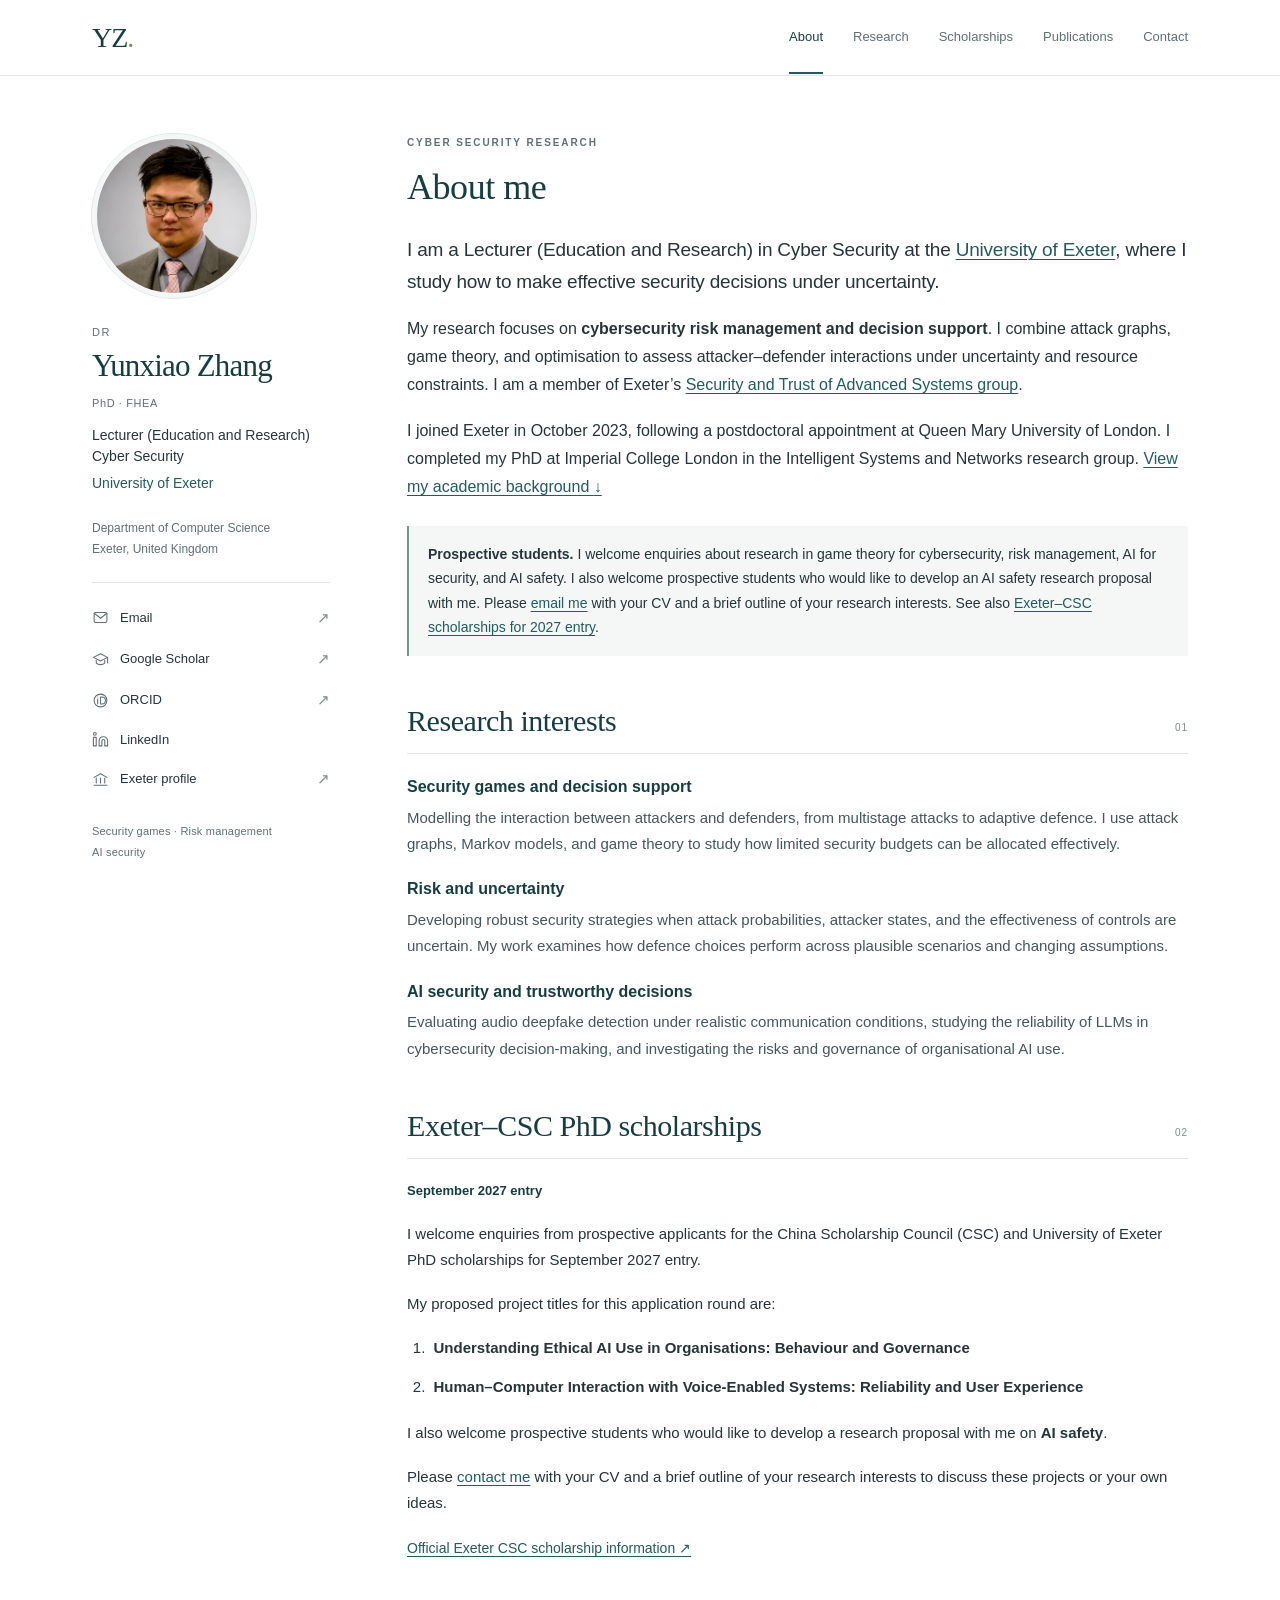
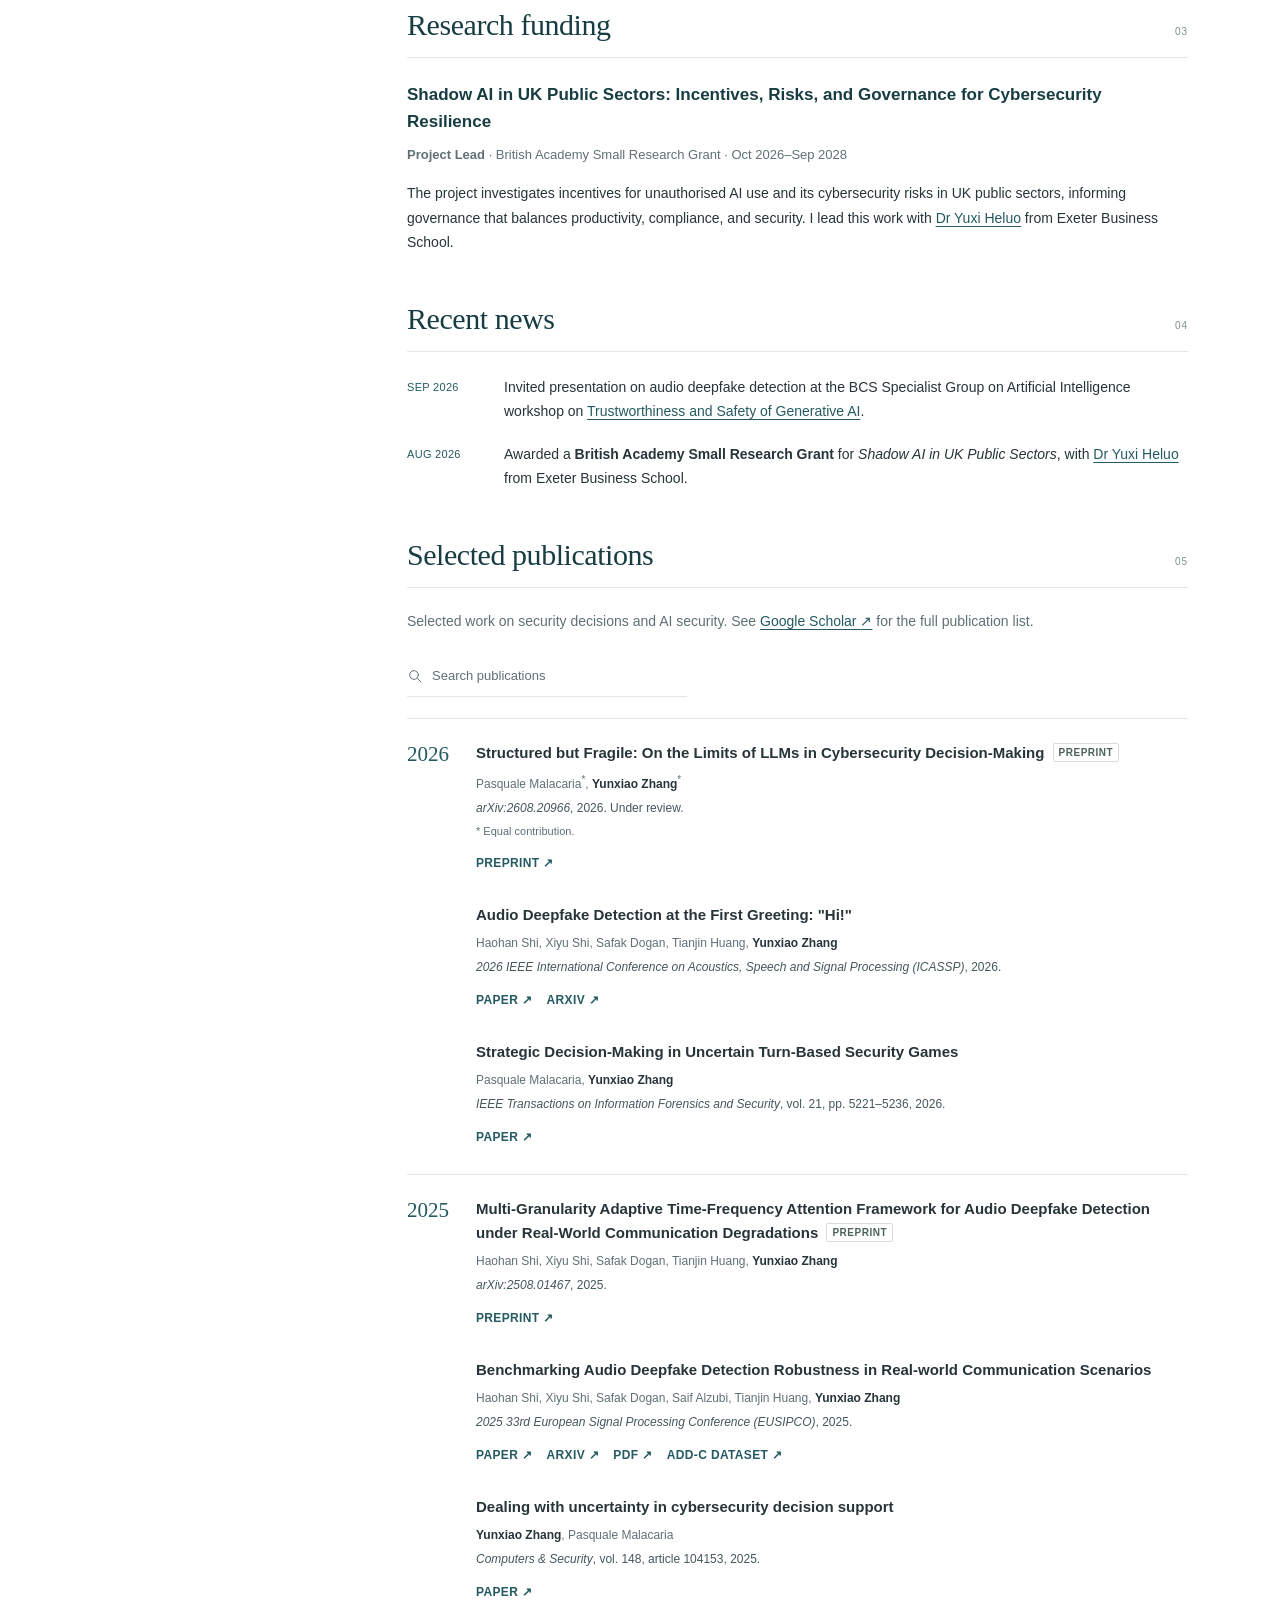
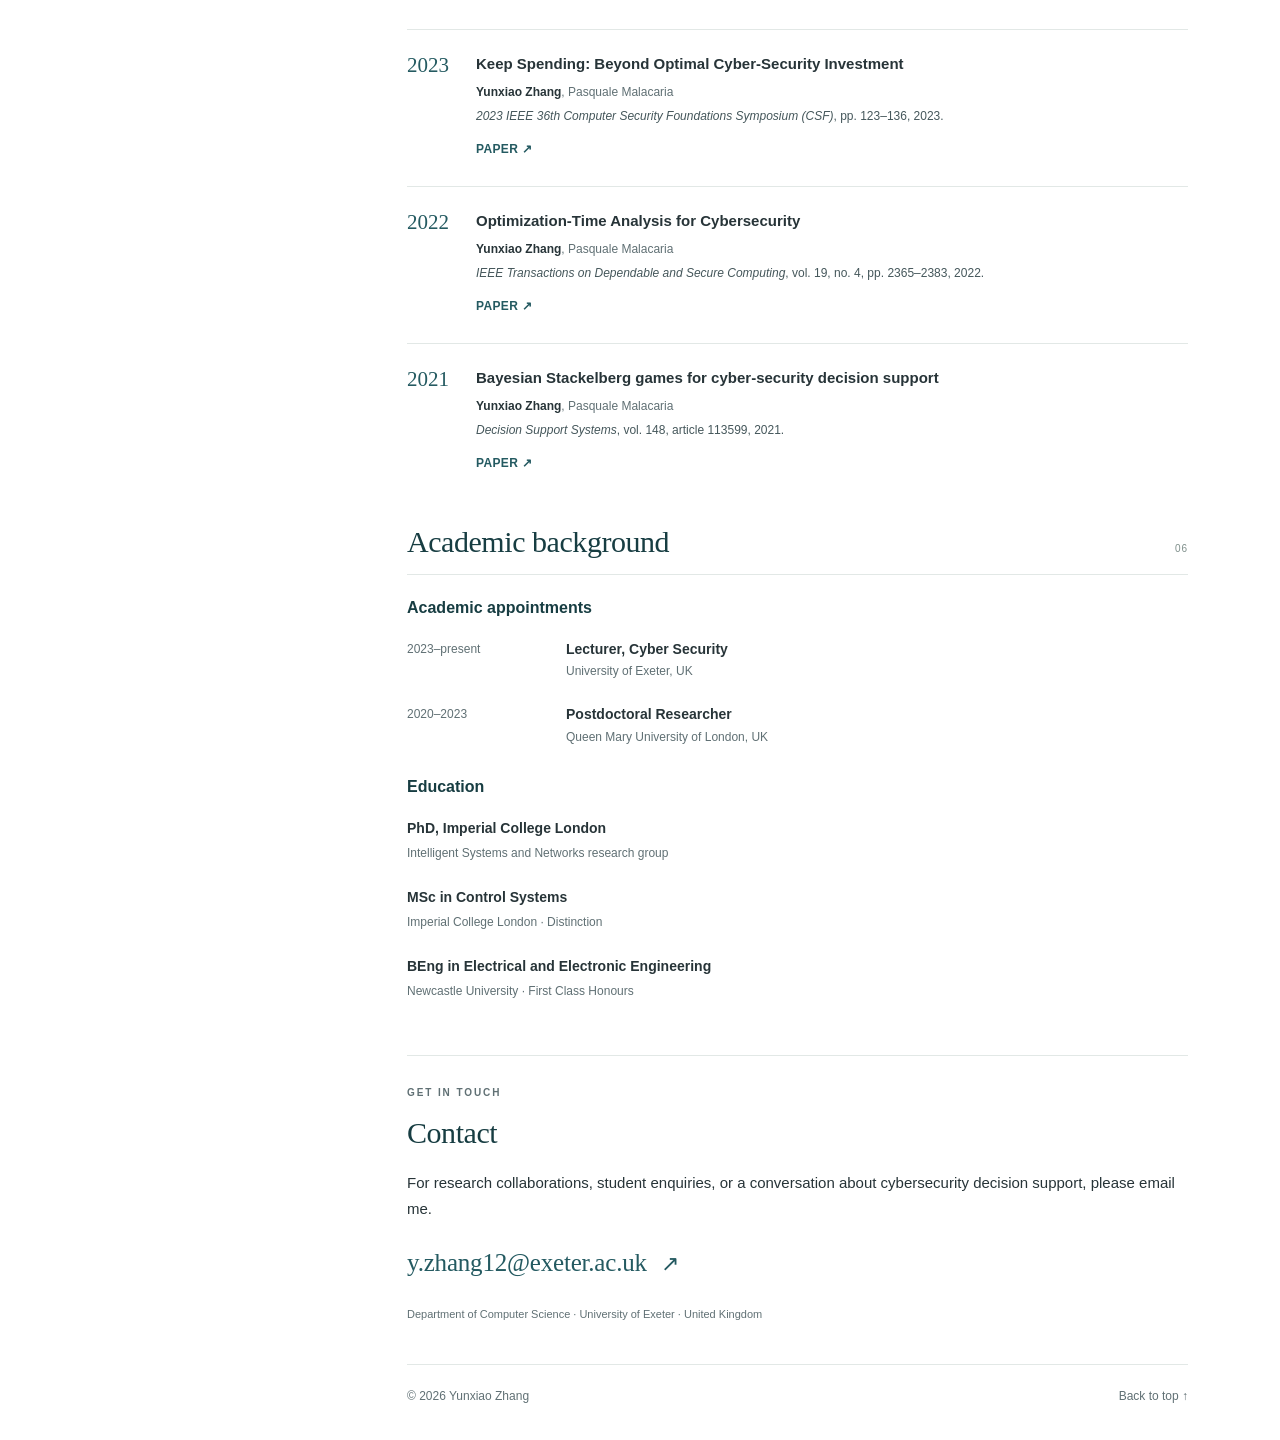
<file: index.html>
<!doctype html>
<html lang="en-GB">
<head>
  <meta charset="utf-8">
  <meta name="viewport" content="width=device-width, initial-scale=1">
  <meta name="theme-color" content="#173d42">
  <meta name="description" content="Dr Yunxiao Zhang is a Lecturer in Cyber Security at the University of Exeter. Research in security games, risk management, cybersecurity decision support, and AI security.">
  <meta property="og:title" content="Yunxiao Zhang | Cyber Security Researcher">
  <meta property="og:description" content="Security games, decision-making under uncertainty, and AI security. Lecturer in Cyber Security at the University of Exeter.">
  <meta property="og:type" content="website">
  <meta property="og:locale" content="en_GB">
  <link rel="icon" type="image/svg+xml" href="assets/favicon.svg">
  <link rel="stylesheet" href="styles.css?v=20261121-csc">
  <title>Yunxiao Zhang | Cyber Security Researcher</title>
  <script type="application/ld+json">
  {"@context":"https://schema.org","@type":"Person","name":"Yunxiao Zhang","honorificPrefix":"Dr","honorificSuffix":"PhD, FHEA","jobTitle":"Lecturer (Education and Research), Cyber Security","affiliation":{"@type":"CollegeOrUniversity","name":"University of Exeter"},"sameAs":["https://experts.exeter.ac.uk/41641-yunxiao-zhang","https://scholar.google.com/citations?user=fUP41BQAAAAJ&hl=en","https://orcid.org/0000-0002-0090-1330","https://www.linkedin.com/in/yunxiao-zhang-85390817b/"]}
  </script>
  <script src="site.js" defer></script>
</head>
<body id="top">
  <a class="skip-link" href="#main">Skip to content</a>
  <header class="site-header">
    <div class="header-inner">
      <a class="wordmark" href="#top" aria-label="Yunxiao Zhang, home">YZ<span aria-hidden="true">.</span></a>
      <nav class="main-nav" aria-label="Main navigation">
        <a href="#about" aria-current="location">About</a>
        <a href="#research">Research</a>
        <a href="#scholarships">Scholarships</a>
        <a href="#publications">Publications</a>
        <a href="#contact">Contact</a>
      </nav>
    </div>
  </header>

  <div class="page-layout">
    <aside class="profile" aria-label="Researcher profile">
      <div class="profile-identity">
        <img class="portrait" src="assets/yunxiao-zhang.webp" alt="Portrait of Dr Yunxiao Zhang" width="180" height="180" fetchpriority="high">
        <div>
          <p class="honorific">Dr</p>
          <h1>Yunxiao Zhang</h1>
          <p class="credentials">PhD · FHEA</p>
          <p class="role">Lecturer (Education and Research)<br>Cyber Security</p>
          <p class="affiliation"><a href="https://www.exeter.ac.uk/">University of Exeter</a></p>
        </div>
      </div>
      <p class="profile-department">Department of Computer Science<br>Exeter, United Kingdom</p>
      <div class="profile-links">
        <a href="mailto:y.zhang12@exeter.ac.uk"><svg aria-hidden="true" viewBox="0 0 24 24"><rect x="3" y="5" width="18" height="14" rx="2"/><path d="m3 6 9 7 9-7"/></svg><span>Email</span><span class="link-arrow" aria-hidden="true">↗</span></a>
        <a href="https://scholar.google.com/citations?user=fUP41BQAAAAJ&amp;hl=en"><svg aria-hidden="true" viewBox="0 0 24 24"><path d="m2 9 10-5 10 5-10 5-10-5Zm4 2v6c3 3 9 3 12 0v-6M22 9v8"/></svg><span>Google Scholar</span><span class="link-arrow" aria-hidden="true">↗</span></a>
        <a href="https://orcid.org/0000-0002-0090-1330"><svg aria-hidden="true" viewBox="0 0 24 24"><circle cx="12" cy="12" r="9"/><path d="M8 10v7m0-10v.1M12 7h2a5 5 0 0 1 0 10h-2V7Z"/></svg><span>ORCID</span><span class="link-arrow" aria-hidden="true">↗</span></a>
        <a href="https://www.linkedin.com/in/yunxiao-zhang-85390817b/"><svg aria-hidden="true" viewBox="0 0 24 24"><path d="M16 8a6 6 0 0 1 6 6v7h-4v-7a2 2 0 0 0-4 0v7h-4v-7a6 6 0 0 1 6-6Z"/><rect x="2" y="9" width="4" height="12"/><circle cx="4" cy="4" r="2"/></svg><span>LinkedIn</span></a>
        <a href="https://experts.exeter.ac.uk/41641-yunxiao-zhang"><svg aria-hidden="true" viewBox="0 0 24 24"><path d="m3 9 9-5 9 5M3 20h18M6 10v7m6-7v7m6-7v7"/></svg><span>Exeter profile</span><span class="link-arrow" aria-hidden="true">↗</span></a>
      </div>
      <p class="profile-note">Security games · Risk management<br>AI security</p>
    </aside>

    <main id="main">
      <section id="about" class="section about-section" aria-labelledby="about-title">
        <p class="eyebrow">Cyber security research</p>
        <h2 id="about-title">About me</h2>
        <p class="intro">I am a Lecturer (Education and Research) in Cyber Security at the <a href="https://www.exeter.ac.uk/">University of Exeter</a>, where I study how to make effective security decisions under uncertainty.</p>
        <p>My research focuses on <strong>cybersecurity risk management and decision support</strong>. I combine attack graphs, game theory, and optimisation to assess attacker–defender interactions under uncertainty and resource constraints. I am a member of Exeter’s <a href="https://computerscience.exeter.ac.uk/cyber-security/">Security and Trust of Advanced Systems group</a>.</p>
        <p>I joined Exeter in October 2023, following a postdoctoral appointment at Queen Mary University of London. I completed my PhD at Imperial College London in the Intelligent Systems and Networks research group. <a href="#background">View my academic background <span aria-hidden="true">↓</span></a></p>
        <p class="student-note"><strong>Prospective students.</strong> I welcome enquiries about research in game theory for cybersecurity, risk management, AI for security, and AI safety. I also welcome prospective students who would like to develop an AI safety research proposal with me. Please <a href="mailto:y.zhang12@exeter.ac.uk">email me</a> with your CV and a brief outline of your research interests. See also <a href="#scholarships">Exeter–CSC scholarships for 2027 entry</a>.</p>
      </section>

      <section id="research" class="section" aria-labelledby="research-title">
        <div class="section-heading"><h2 id="research-title">Research interests</h2><span class="section-number" aria-hidden="true">01</span></div>
        <div class="research-item">
          <h3>Security games and decision support</h3>
          <p>Modelling the interaction between attackers and defenders, from multistage attacks to adaptive defence. I use attack graphs, Markov models, and game theory to study how limited security budgets can be allocated effectively.</p>
        </div>
        <div class="research-item">
          <h3>Risk and uncertainty</h3>
          <p>Developing robust security strategies when attack probabilities, attacker states, and the effectiveness of controls are uncertain. My work examines how defence choices perform across plausible scenarios and changing assumptions.</p>
        </div>
        <div class="research-item">
          <h3>AI security and trustworthy decisions</h3>
          <p>Evaluating audio deepfake detection under realistic communication conditions, studying the reliability of LLMs in cybersecurity decision-making, and investigating the risks and governance of organisational AI use.</p>
        </div>
      </section>

      <section id="scholarships" class="section" aria-labelledby="scholarships-title">
        <div class="section-heading"><h2 id="scholarships-title">Exeter–CSC PhD scholarships</h2><span class="section-number" aria-hidden="true">02</span></div>
        <p class="scholarship-status"><strong>September 2027 entry</strong></p>
        <p>I welcome enquiries from prospective applicants for the China Scholarship Council (CSC) and University of Exeter PhD scholarships for September 2027 entry.</p>
        <p>My proposed project titles for this application round are:</p>
        <ol class="scholarship-projects">
          <li><strong>Understanding Ethical AI Use in Organisations: Behaviour and Governance</strong></li>
          <li><strong>Human–Computer Interaction with Voice-Enabled Systems: Reliability and User Experience</strong></li>
        </ol>
        <p>I also welcome prospective students who would like to develop a research proposal with me on <strong>AI safety</strong>.</p>
        <p>Please <a href="mailto:y.zhang12@exeter.ac.uk">contact me</a> with your CV and a brief outline of your research interests to discuss these projects or your own ideas.</p>
        <p><a class="scholarship-link" href="https://www.exeter.ac.uk/study/pg-research/csc-scholarships/">Official Exeter CSC scholarship information <span aria-hidden="true">↗</span></a></p>
      </section>

      <section id="funding" class="section" aria-labelledby="funding-title">
        <div class="section-heading"><h2 id="funding-title">Research funding</h2><span class="section-number" aria-hidden="true">03</span></div>
        <article class="funding-project">
          <h3>Shadow AI in UK Public Sectors: Incentives, Risks, and Governance for Cybersecurity Resilience</h3>
          <p class="funding-role"><strong>Project Lead</strong> · British Academy Small Research Grant · Oct 2026–Sep 2028</p>
          <p>The project investigates incentives for unauthorised AI use and its cybersecurity risks in UK public sectors, informing governance that balances productivity, compliance, and security. I lead this work with <a href="https://experts.exeter.ac.uk/42926-yuxi-heluo">Dr Yuxi Heluo</a> from Exeter Business School.</p>
        </article>
      </section>

      <section id="news" class="section" aria-labelledby="news-title">
        <div class="section-heading"><h2 id="news-title">Recent news</h2><span class="section-number" aria-hidden="true">04</span></div>
        <ul class="news-list">
          <li><time datetime="2026-09">Sep 2026</time><p>Invited presentation on audio deepfake detection at the BCS Specialist Group on Artificial Intelligence workshop on <a href="https://www.bcs-sgai.org/genai2026/?section=speakers">Trustworthiness and Safety of Generative AI</a>.</p></li>
          <li><time datetime="2026-08">Aug 2026</time><p>Awarded a <strong>British Academy Small Research Grant</strong> for <em>Shadow AI in UK Public Sectors</em>, with <a href="https://experts.exeter.ac.uk/42926-yuxi-heluo">Dr Yuxi Heluo</a> from Exeter Business School.</p></li>
        </ul>
      </section>

      <section id="publications" class="section" aria-labelledby="publications-title">
        <div class="section-heading"><h2 id="publications-title">Selected publications</h2><span class="section-number" aria-hidden="true">05</span></div>
        <p class="section-intro">Selected work on security decisions and AI security. See <a href="https://scholar.google.com/citations?user=fUP41BQAAAAJ&amp;hl=en">Google Scholar <span aria-hidden="true">↗</span></a> for the full publication list.</p>
        <div class="publication-tools" hidden>
          <label class="publication-search"><svg aria-hidden="true" viewBox="0 0 24 24"><circle cx="10.5" cy="10.5" r="6.5"/><path d="m16 16 5 5"/></svg><span class="sr-only">Search publications</span><input id="publication-search" type="search" placeholder="Search publications" autocomplete="off"></label>
        </div>
        <p id="publication-status" class="sr-only" role="status" aria-live="polite"></p>
        <div id="publication-list">
          <!-- PUBLICATIONS_START -->
          <div class="publication-year" aria-labelledby="year-2026">
            <h3 id="year-2026">2026</h3>
            <div class="year-papers">
            <article class="publication" data-topics="decisions ai">
              <h4><a href="https://arxiv.org/abs/2608.20966">Structured but Fragile: On the Limits of LLMs in Cybersecurity Decision-Making</a> <span class="preprint-label">Preprint</span></h4>
              <p>Pasquale Malacaria<sup aria-label="equal contribution">*</sup>, <strong>Yunxiao Zhang</strong><sup aria-label="equal contribution">*</sup></p>
              <p class="venue"><em>arXiv:2608.20966</em>, 2026. Under review.</p>
              <p class="contribution-note">* Equal contribution.</p>
              <div class="publication-links"><a href="https://arxiv.org/abs/2608.20966">Preprint <span aria-hidden="true">↗</span></a></div>
            </article>
            <article class="publication" data-topics="ai">
              <h4><a href="https://doi.org/10.1109/ICASSP55912.2026.11463587">Audio Deepfake Detection at the First Greeting: &quot;Hi!&quot;</a></h4>
              <p>Haohan Shi, Xiyu Shi, Safak Dogan, Tianjin Huang, <strong>Yunxiao Zhang</strong></p>
              <p class="venue"><em>2026 IEEE International Conference on Acoustics, Speech and Signal Processing (ICASSP)</em>, 2026.</p>
              <div class="publication-links"><a href="https://doi.org/10.1109/ICASSP55912.2026.11463587">Paper <span aria-hidden="true">↗</span></a><a href="https://arxiv.org/abs/2601.19573">arXiv <span aria-hidden="true">↗</span></a></div>
            </article>
            <article class="publication" data-topics="decisions">
              <h4><a href="https://doi.org/10.1109/TIFS.2026.3698586">Strategic Decision-Making in Uncertain Turn-Based Security Games</a></h4>
              <p>Pasquale Malacaria, <strong>Yunxiao Zhang</strong></p>
              <p class="venue"><em>IEEE Transactions on Information Forensics and Security</em>, vol. 21, pp. 5221–5236, 2026.</p>
              <div class="publication-links"><a href="https://doi.org/10.1109/TIFS.2026.3698586">Paper <span aria-hidden="true">↗</span></a></div>
            </article>
            </div>
          </div>
          <div class="publication-year" aria-labelledby="year-2025">
            <h3 id="year-2025">2025</h3>
            <div class="year-papers">
            <article class="publication" data-topics="ai">
              <h4><a href="https://arxiv.org/abs/2508.01467">Multi-Granularity Adaptive Time-Frequency Attention Framework for Audio Deepfake Detection under Real-World Communication Degradations</a> <span class="preprint-label">Preprint</span></h4>
              <p>Haohan Shi, Xiyu Shi, Safak Dogan, Tianjin Huang, <strong>Yunxiao Zhang</strong></p>
              <p class="venue"><em>arXiv:2508.01467</em>, 2025.</p>
              <div class="publication-links"><a href="https://arxiv.org/abs/2508.01467">Preprint <span aria-hidden="true">↗</span></a></div>
            </article>
            <article class="publication" data-topics="ai">
              <h4><a href="https://doi.org/10.23919/EUSIPCO63237.2025.11226601">Benchmarking Audio Deepfake Detection Robustness in Real-world Communication Scenarios</a></h4>
              <p>Haohan Shi, Xiyu Shi, Safak Dogan, Saif Alzubi, Tianjin Huang, <strong>Yunxiao Zhang</strong></p>
              <p class="venue"><em>2025 33rd European Signal Processing Conference (EUSIPCO)</em>, 2025.</p>
              <div class="publication-links"><a href="https://doi.org/10.23919/EUSIPCO63237.2025.11226601">Paper <span aria-hidden="true">↗</span></a><a href="https://arxiv.org/abs/2504.12423">arXiv <span aria-hidden="true">↗</span></a><a href="https://eusipco2025.org/wp-content/uploads/pdfs/0000566.pdf">PDF <span aria-hidden="true">↗</span></a><a href="https://www.kaggle.com/datasets/anthoneys/add-caudio-deepfake-detection-communication">ADD-C dataset <span aria-hidden="true">↗</span></a></div>
            </article>
            <article class="publication" data-topics="decisions">
              <h4><a href="https://doi.org/10.1016/j.cose.2024.104153">Dealing with uncertainty in cybersecurity decision support</a></h4>
              <p><strong>Yunxiao Zhang</strong>, Pasquale Malacaria</p>
              <p class="venue"><em>Computers &amp; Security</em>, vol. 148, article 104153, 2025.</p>
              <div class="publication-links"><a href="https://doi.org/10.1016/j.cose.2024.104153">Paper <span aria-hidden="true">↗</span></a></div>
            </article>
            </div>
          </div>
          <div class="publication-year" aria-labelledby="year-2023">
            <h3 id="year-2023">2023</h3>
            <div class="year-papers">
            <article class="publication" data-topics="decisions">
              <h4><a href="https://doi.org/10.1109/CSF57540.2023.00024">Keep Spending: Beyond Optimal Cyber-Security Investment</a></h4>
              <p><strong>Yunxiao Zhang</strong>, Pasquale Malacaria</p>
              <p class="venue"><em>2023 IEEE 36th Computer Security Foundations Symposium (CSF)</em>, pp. 123–136, 2023.</p>
              <div class="publication-links"><a href="https://doi.org/10.1109/CSF57540.2023.00024">Paper <span aria-hidden="true">↗</span></a></div>
            </article>
            </div>
          </div>
          <div class="publication-year" aria-labelledby="year-2022">
            <h3 id="year-2022">2022</h3>
            <div class="year-papers">
            <article class="publication" data-topics="decisions">
              <h4><a href="https://doi.org/10.1109/TDSC.2021.3055981">Optimization-Time Analysis for Cybersecurity</a></h4>
              <p><strong>Yunxiao Zhang</strong>, Pasquale Malacaria</p>
              <p class="venue"><em>IEEE Transactions on Dependable and Secure Computing</em>, vol. 19, no. 4, pp. 2365–2383, 2022.</p>
              <div class="publication-links"><a href="https://doi.org/10.1109/TDSC.2021.3055981">Paper <span aria-hidden="true">↗</span></a></div>
            </article>
            </div>
          </div>
          <div class="publication-year" aria-labelledby="year-2021">
            <h3 id="year-2021">2021</h3>
            <div class="year-papers">
            <article class="publication" data-topics="decisions">
              <h4><a href="https://doi.org/10.1016/j.dss.2021.113599">Bayesian Stackelberg games for cyber-security decision support</a></h4>
              <p><strong>Yunxiao Zhang</strong>, Pasquale Malacaria</p>
              <p class="venue"><em>Decision Support Systems</em>, vol. 148, article 113599, 2021.</p>
              <div class="publication-links"><a href="https://doi.org/10.1016/j.dss.2021.113599">Paper <span aria-hidden="true">↗</span></a></div>
            </article>
            </div>
          </div>
          <!-- PUBLICATIONS_END -->
        </div>
        <p id="publication-empty" class="empty-state" hidden>No publications match your search. Try another term.</p>
      </section>

      <section id="background" class="section" aria-labelledby="background-title">
        <div class="section-heading"><h2 id="background-title">Academic background</h2><span class="section-number" aria-hidden="true">06</span></div>
        <h3 class="background-subheading">Academic appointments</h3>
        <dl class="academic-timeline">
          <div><dt>2023–present</dt><dd><strong>Lecturer, Cyber Security</strong><span>University of Exeter, UK</span></dd></div>
          <div><dt>2020–2023</dt><dd><strong>Postdoctoral Researcher</strong><span>Queen Mary University of London, UK</span></dd></div>
        </dl>
        <h3 class="background-subheading">Education</h3>
        <div class="education-list">
          <p><strong>PhD, Imperial College London</strong><br><span>Intelligent Systems and Networks research group</span></p>
          <p><strong>MSc in Control Systems</strong><br><span>Imperial College London · Distinction</span></p>
          <p><strong>BEng in Electrical and Electronic Engineering</strong><br><span>Newcastle University · First Class Honours</span></p>
        </div>
      </section>

      <section id="contact" class="section contact-section" aria-labelledby="contact-title">
        <p class="eyebrow">Get in touch</p>
        <h2 id="contact-title">Contact</h2>
        <p>For research collaborations, student enquiries, or a conversation about cybersecurity decision support, please email me.</p>
        <a class="contact-email" href="mailto:y.zhang12@exeter.ac.uk">y.zhang12@exeter.ac.uk <span aria-hidden="true">↗</span></a>
        <p class="contact-location">Department of Computer Science · University of Exeter · United Kingdom</p>
      </section>
      <footer class="site-footer"><span>© 2026 Yunxiao Zhang</span><a href="#top">Back to top <span aria-hidden="true">↑</span></a></footer>
    </main>
  </div>
</body>
</html>
</file>
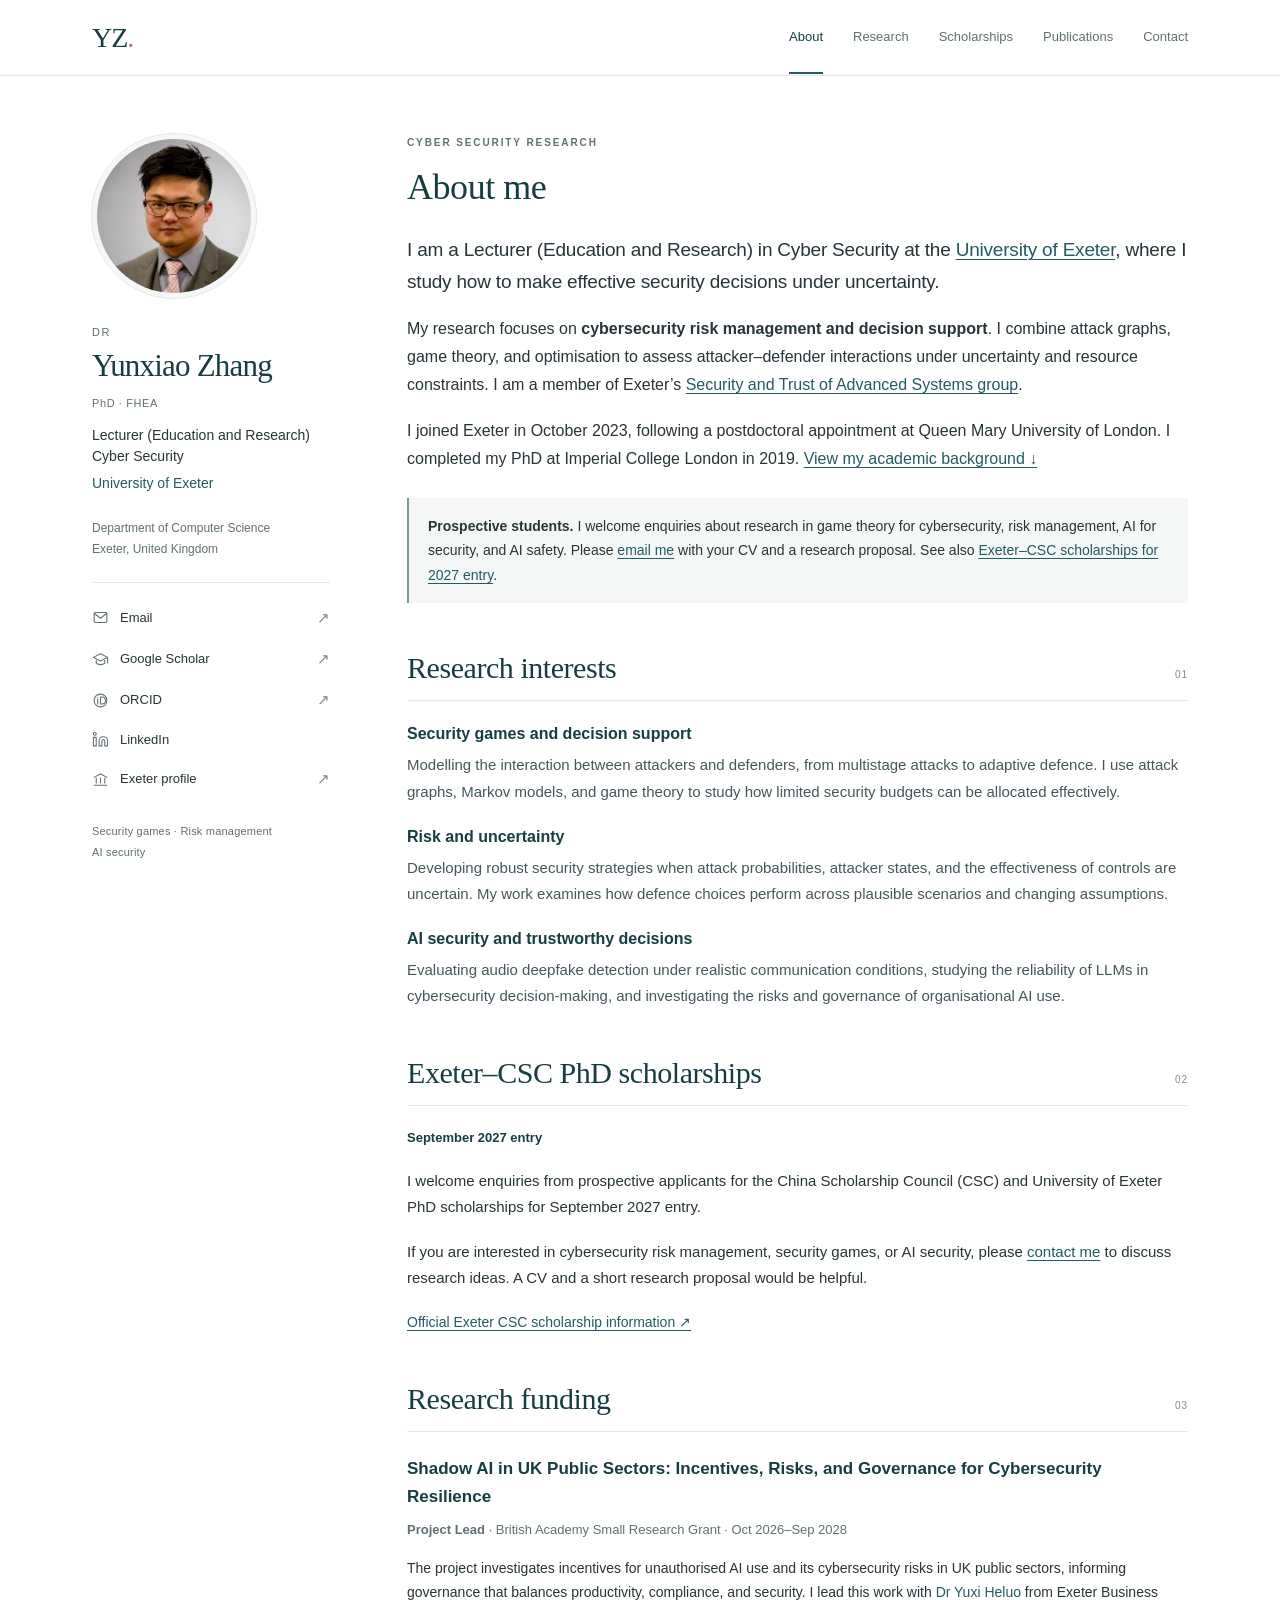
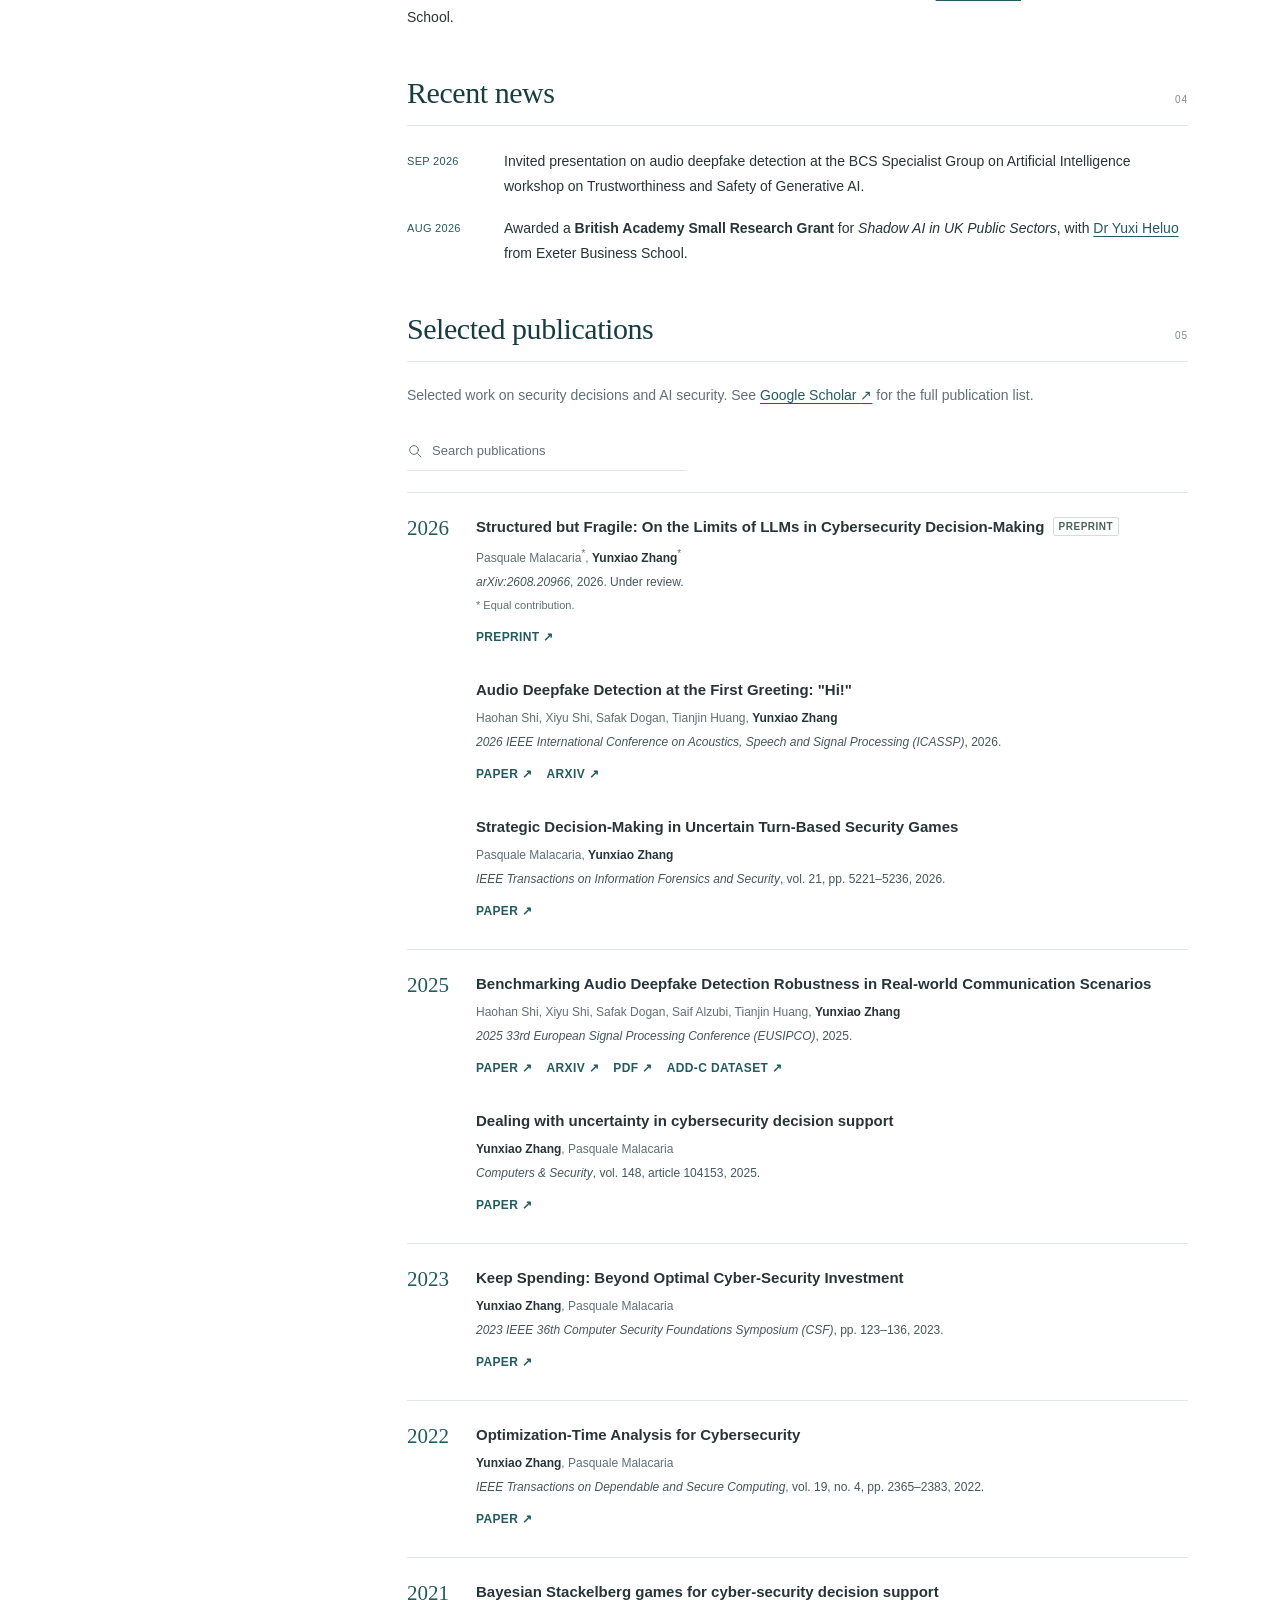
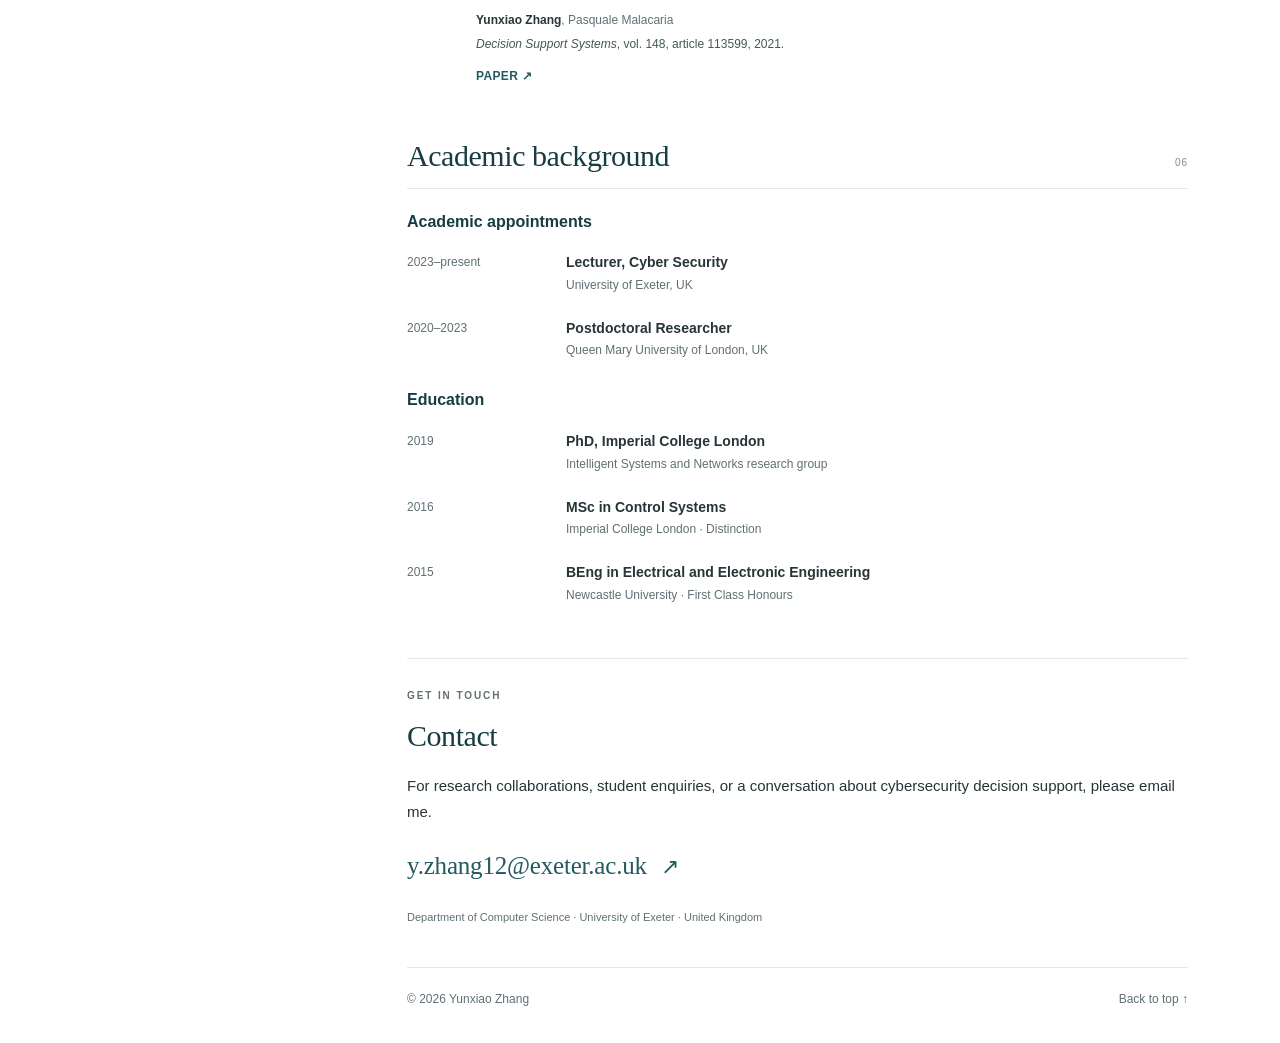
<file: Yunxiao_Zhang_GitHub_Pages/index.html>
<!doctype html>
<html lang="en-GB">
<head>
  <meta charset="utf-8">
  <meta name="viewport" content="width=device-width, initial-scale=1">
  <meta name="theme-color" content="#173d42">
  <meta name="description" content="Dr Yunxiao Zhang is a Lecturer in Cyber Security at the University of Exeter. Research in security games, risk management, cybersecurity decision support, and AI security.">
  <meta property="og:title" content="Yunxiao Zhang | Cyber Security Researcher">
  <meta property="og:description" content="Security games, decision-making under uncertainty, and AI security. Lecturer in Cyber Security at the University of Exeter.">
  <meta property="og:type" content="website">
  <meta property="og:locale" content="en_GB">
  <link rel="icon" type="image/svg+xml" href="assets/favicon.svg">
  <link rel="stylesheet" href="styles.css">
  <title>Yunxiao Zhang | Cyber Security Researcher</title>
  <script type="application/ld+json">
  {"@context":"https://schema.org","@type":"Person","name":"Yunxiao Zhang","honorificPrefix":"Dr","honorificSuffix":"PhD, FHEA","jobTitle":"Lecturer (Education and Research), Cyber Security","affiliation":{"@type":"CollegeOrUniversity","name":"University of Exeter"},"sameAs":["https://experts.exeter.ac.uk/41641-yunxiao-zhang","https://scholar.google.com/citations?user=fUP41BQAAAAJ&hl=en","https://orcid.org/0000-0002-0090-1330","https://www.linkedin.com/in/yunxiao-zhang-85390817b/"]}
  </script>
  <script src="site.js" defer></script>
</head>
<body id="top">
  <a class="skip-link" href="#main">Skip to content</a>
  <header class="site-header">
    <div class="header-inner">
      <a class="wordmark" href="#top" aria-label="Yunxiao Zhang, home">YZ<span aria-hidden="true">.</span></a>
      <nav class="main-nav" aria-label="Main navigation">
        <a href="#about" aria-current="location">About</a>
        <a href="#research">Research</a>
        <a href="#scholarships">Scholarships</a>
        <a href="#publications">Publications</a>
        <a href="#contact">Contact</a>
      </nav>
    </div>
  </header>

  <div class="page-layout">
    <aside class="profile" aria-label="Researcher profile">
      <div class="profile-identity">
        <img class="portrait" src="assets/yunxiao-zhang.webp" alt="Portrait of Dr Yunxiao Zhang" width="180" height="180" fetchpriority="high">
        <div>
          <p class="honorific">Dr</p>
          <h1>Yunxiao Zhang</h1>
          <p class="credentials">PhD · FHEA</p>
          <p class="role">Lecturer (Education and Research)<br>Cyber Security</p>
          <p class="affiliation"><a href="https://www.exeter.ac.uk/">University of Exeter</a></p>
        </div>
      </div>
      <p class="profile-department">Department of Computer Science<br>Exeter, United Kingdom</p>
      <div class="profile-links">
        <a href="mailto:y.zhang12@exeter.ac.uk"><svg aria-hidden="true" viewBox="0 0 24 24"><rect x="3" y="5" width="18" height="14" rx="2"/><path d="m3 6 9 7 9-7"/></svg><span>Email</span><span class="link-arrow" aria-hidden="true">↗</span></a>
        <a href="https://scholar.google.com/citations?user=fUP41BQAAAAJ&amp;hl=en"><svg aria-hidden="true" viewBox="0 0 24 24"><path d="m2 9 10-5 10 5-10 5-10-5Zm4 2v6c3 3 9 3 12 0v-6M22 9v8"/></svg><span>Google Scholar</span><span class="link-arrow" aria-hidden="true">↗</span></a>
        <a href="https://orcid.org/0000-0002-0090-1330"><svg aria-hidden="true" viewBox="0 0 24 24"><circle cx="12" cy="12" r="9"/><path d="M8 10v7m0-10v.1M12 7h2a5 5 0 0 1 0 10h-2V7Z"/></svg><span>ORCID</span><span class="link-arrow" aria-hidden="true">↗</span></a>
        <a href="https://www.linkedin.com/in/yunxiao-zhang-85390817b/"><svg aria-hidden="true" viewBox="0 0 24 24"><path d="M16 8a6 6 0 0 1 6 6v7h-4v-7a2 2 0 0 0-4 0v7h-4v-7a6 6 0 0 1 6-6Z"/><rect x="2" y="9" width="4" height="12"/><circle cx="4" cy="4" r="2"/></svg><span>LinkedIn</span></a>
        <a href="https://experts.exeter.ac.uk/41641-yunxiao-zhang"><svg aria-hidden="true" viewBox="0 0 24 24"><path d="m3 9 9-5 9 5M3 20h18M6 10v7m6-7v7m6-7v7"/></svg><span>Exeter profile</span><span class="link-arrow" aria-hidden="true">↗</span></a>
      </div>
      <p class="profile-note">Security games · Risk management<br>AI security</p>
    </aside>

    <main id="main">
      <section id="about" class="section about-section" aria-labelledby="about-title">
        <p class="eyebrow">Cyber security research</p>
        <h2 id="about-title">About me</h2>
        <p class="intro">I am a Lecturer (Education and Research) in Cyber Security at the <a href="https://www.exeter.ac.uk/">University of Exeter</a>, where I study how to make effective security decisions under uncertainty.</p>
        <p>My research focuses on <strong>cybersecurity risk management and decision support</strong>. I combine attack graphs, game theory, and optimisation to assess attacker–defender interactions under uncertainty and resource constraints. I am a member of Exeter’s <a href="https://computerscience.exeter.ac.uk/cyber-security/">Security and Trust of Advanced Systems group</a>.</p>
        <p>I joined Exeter in October 2023, following a postdoctoral appointment at Queen Mary University of London. I completed my PhD at Imperial College London in 2019. <a href="#background">View my academic background <span aria-hidden="true">↓</span></a></p>
        <p class="student-note"><strong>Prospective students.</strong> I welcome enquiries about research in game theory for cybersecurity, risk management, AI for security, and AI safety. Please <a href="mailto:y.zhang12@exeter.ac.uk">email me</a> with your CV and a research proposal. See also <a href="#scholarships">Exeter–CSC scholarships for 2027 entry</a>.</p>
      </section>

      <section id="research" class="section" aria-labelledby="research-title">
        <div class="section-heading"><h2 id="research-title">Research interests</h2><span class="section-number" aria-hidden="true">01</span></div>
        <div class="research-item">
          <h3>Security games and decision support</h3>
          <p>Modelling the interaction between attackers and defenders, from multistage attacks to adaptive defence. I use attack graphs, Markov models, and game theory to study how limited security budgets can be allocated effectively.</p>
        </div>
        <div class="research-item">
          <h3>Risk and uncertainty</h3>
          <p>Developing robust security strategies when attack probabilities, attacker states, and the effectiveness of controls are uncertain. My work examines how defence choices perform across plausible scenarios and changing assumptions.</p>
        </div>
        <div class="research-item">
          <h3>AI security and trustworthy decisions</h3>
          <p>Evaluating audio deepfake detection under realistic communication conditions, studying the reliability of LLMs in cybersecurity decision-making, and investigating the risks and governance of organisational AI use.</p>
        </div>
      </section>

      <section id="scholarships" class="section" aria-labelledby="scholarships-title">
        <div class="section-heading"><h2 id="scholarships-title">Exeter–CSC PhD scholarships</h2><span class="section-number" aria-hidden="true">02</span></div>
        <p class="scholarship-status"><strong>September 2027 entry</strong></p>
        <p>I welcome enquiries from prospective applicants for the China Scholarship Council (CSC) and University of Exeter PhD scholarships for September 2027 entry.</p>
        <p>If you are interested in cybersecurity risk management, security games, or AI security, please <a href="mailto:y.zhang12@exeter.ac.uk">contact me</a> to discuss research ideas. A CV and a short research proposal would be helpful.</p>
        <p><a class="scholarship-link" href="https://www.exeter.ac.uk/study/pg-research/csc-scholarships/">Official Exeter CSC scholarship information <span aria-hidden="true">↗</span></a></p>
      </section>

      <section id="funding" class="section" aria-labelledby="funding-title">
        <div class="section-heading"><h2 id="funding-title">Research funding</h2><span class="section-number" aria-hidden="true">03</span></div>
        <article class="funding-project">
          <h3>Shadow AI in UK Public Sectors: Incentives, Risks, and Governance for Cybersecurity Resilience</h3>
          <p class="funding-role"><strong>Project Lead</strong> · British Academy Small Research Grant · Oct 2026–Sep 2028</p>
          <p>The project investigates incentives for unauthorised AI use and its cybersecurity risks in UK public sectors, informing governance that balances productivity, compliance, and security. I lead this work with <a href="https://experts.exeter.ac.uk/42926-yuxi-heluo">Dr Yuxi Heluo</a> from Exeter Business School.</p>
        </article>
      </section>

      <section id="news" class="section" aria-labelledby="news-title">
        <div class="section-heading"><h2 id="news-title">Recent news</h2><span class="section-number" aria-hidden="true">04</span></div>
        <ul class="news-list">
          <li><time datetime="2026-09">Sep 2026</time><p>Invited presentation on audio deepfake detection at the BCS Specialist Group on Artificial Intelligence workshop on Trustworthiness and Safety of Generative AI.</p></li>
          <li><time datetime="2026-08">Aug 2026</time><p>Awarded a <strong>British Academy Small Research Grant</strong> for <em>Shadow AI in UK Public Sectors</em>, with <a href="https://experts.exeter.ac.uk/42926-yuxi-heluo">Dr Yuxi Heluo</a> from Exeter Business School.</p></li>
        </ul>
      </section>

      <section id="publications" class="section" aria-labelledby="publications-title">
        <div class="section-heading"><h2 id="publications-title">Selected publications</h2><span class="section-number" aria-hidden="true">05</span></div>
        <p class="section-intro">Selected work on security decisions and AI security. See <a href="https://scholar.google.com/citations?user=fUP41BQAAAAJ&amp;hl=en">Google Scholar <span aria-hidden="true">↗</span></a> for the full publication list.</p>
        <div class="publication-tools" hidden>
          <label class="publication-search"><svg aria-hidden="true" viewBox="0 0 24 24"><circle cx="10.5" cy="10.5" r="6.5"/><path d="m16 16 5 5"/></svg><span class="sr-only">Search publications</span><input id="publication-search" type="search" placeholder="Search publications" autocomplete="off"></label>
        </div>
        <p id="publication-status" class="sr-only" role="status" aria-live="polite"></p>
        <div id="publication-list">
          <!-- PUBLICATIONS_START -->
          <div class="publication-year" aria-labelledby="year-2026">
            <h3 id="year-2026">2026</h3>
            <div class="year-papers">
            <article class="publication" data-topics="decisions ai">
              <h4><a href="https://arxiv.org/abs/2608.20966">Structured but Fragile: On the Limits of LLMs in Cybersecurity Decision-Making</a> <span class="preprint-label">Preprint</span></h4>
              <p>Pasquale Malacaria<sup aria-label="equal contribution">*</sup>, <strong>Yunxiao Zhang</strong><sup aria-label="equal contribution">*</sup></p>
              <p class="venue"><em>arXiv:2608.20966</em>, 2026. Under review.</p>
              <p class="contribution-note">* Equal contribution.</p>
              <div class="publication-links"><a href="https://arxiv.org/abs/2608.20966">Preprint <span aria-hidden="true">↗</span></a></div>
            </article>
            <article class="publication" data-topics="ai">
              <h4><a href="https://doi.org/10.1109/ICASSP55912.2026.11463587">Audio Deepfake Detection at the First Greeting: &quot;Hi!&quot;</a></h4>
              <p>Haohan Shi, Xiyu Shi, Safak Dogan, Tianjin Huang, <strong>Yunxiao Zhang</strong></p>
              <p class="venue"><em>2026 IEEE International Conference on Acoustics, Speech and Signal Processing (ICASSP)</em>, 2026.</p>
              <div class="publication-links"><a href="https://doi.org/10.1109/ICASSP55912.2026.11463587">Paper <span aria-hidden="true">↗</span></a><a href="https://arxiv.org/abs/2601.19573">arXiv <span aria-hidden="true">↗</span></a></div>
            </article>
            <article class="publication" data-topics="decisions">
              <h4><a href="https://doi.org/10.1109/TIFS.2026.3698586">Strategic Decision-Making in Uncertain Turn-Based Security Games</a></h4>
              <p>Pasquale Malacaria, <strong>Yunxiao Zhang</strong></p>
              <p class="venue"><em>IEEE Transactions on Information Forensics and Security</em>, vol. 21, pp. 5221–5236, 2026.</p>
              <div class="publication-links"><a href="https://doi.org/10.1109/TIFS.2026.3698586">Paper <span aria-hidden="true">↗</span></a></div>
            </article>
            </div>
          </div>
          <div class="publication-year" aria-labelledby="year-2025">
            <h3 id="year-2025">2025</h3>
            <div class="year-papers">
            <article class="publication" data-topics="ai">
              <h4><a href="https://doi.org/10.23919/EUSIPCO63237.2025.11226601">Benchmarking Audio Deepfake Detection Robustness in Real-world Communication Scenarios</a></h4>
              <p>Haohan Shi, Xiyu Shi, Safak Dogan, Saif Alzubi, Tianjin Huang, <strong>Yunxiao Zhang</strong></p>
              <p class="venue"><em>2025 33rd European Signal Processing Conference (EUSIPCO)</em>, 2025.</p>
              <div class="publication-links"><a href="https://doi.org/10.23919/EUSIPCO63237.2025.11226601">Paper <span aria-hidden="true">↗</span></a><a href="https://arxiv.org/abs/2504.12423">arXiv <span aria-hidden="true">↗</span></a><a href="https://eusipco2025.org/wp-content/uploads/pdfs/0000566.pdf">PDF <span aria-hidden="true">↗</span></a><a href="https://www.kaggle.com/datasets/anthoneys/add-caudio-deepfake-detection-communication">ADD-C dataset <span aria-hidden="true">↗</span></a></div>
            </article>
            <article class="publication" data-topics="decisions">
              <h4><a href="https://doi.org/10.1016/j.cose.2024.104153">Dealing with uncertainty in cybersecurity decision support</a></h4>
              <p><strong>Yunxiao Zhang</strong>, Pasquale Malacaria</p>
              <p class="venue"><em>Computers &amp; Security</em>, vol. 148, article 104153, 2025.</p>
              <div class="publication-links"><a href="https://doi.org/10.1016/j.cose.2024.104153">Paper <span aria-hidden="true">↗</span></a></div>
            </article>
            </div>
          </div>
          <div class="publication-year" aria-labelledby="year-2023">
            <h3 id="year-2023">2023</h3>
            <div class="year-papers">
            <article class="publication" data-topics="decisions">
              <h4><a href="https://doi.org/10.1109/CSF57540.2023.00024">Keep Spending: Beyond Optimal Cyber-Security Investment</a></h4>
              <p><strong>Yunxiao Zhang</strong>, Pasquale Malacaria</p>
              <p class="venue"><em>2023 IEEE 36th Computer Security Foundations Symposium (CSF)</em>, pp. 123–136, 2023.</p>
              <div class="publication-links"><a href="https://doi.org/10.1109/CSF57540.2023.00024">Paper <span aria-hidden="true">↗</span></a></div>
            </article>
            </div>
          </div>
          <div class="publication-year" aria-labelledby="year-2022">
            <h3 id="year-2022">2022</h3>
            <div class="year-papers">
            <article class="publication" data-topics="decisions">
              <h4><a href="https://doi.org/10.1109/TDSC.2021.3055981">Optimization-Time Analysis for Cybersecurity</a></h4>
              <p><strong>Yunxiao Zhang</strong>, Pasquale Malacaria</p>
              <p class="venue"><em>IEEE Transactions on Dependable and Secure Computing</em>, vol. 19, no. 4, pp. 2365–2383, 2022.</p>
              <div class="publication-links"><a href="https://doi.org/10.1109/TDSC.2021.3055981">Paper <span aria-hidden="true">↗</span></a></div>
            </article>
            </div>
          </div>
          <div class="publication-year" aria-labelledby="year-2021">
            <h3 id="year-2021">2021</h3>
            <div class="year-papers">
            <article class="publication" data-topics="decisions">
              <h4><a href="https://doi.org/10.1016/j.dss.2021.113599">Bayesian Stackelberg games for cyber-security decision support</a></h4>
              <p><strong>Yunxiao Zhang</strong>, Pasquale Malacaria</p>
              <p class="venue"><em>Decision Support Systems</em>, vol. 148, article 113599, 2021.</p>
              <div class="publication-links"><a href="https://doi.org/10.1016/j.dss.2021.113599">Paper <span aria-hidden="true">↗</span></a></div>
            </article>
            </div>
          </div>
          <!-- PUBLICATIONS_END -->
        </div>
        <p id="publication-empty" class="empty-state" hidden>No publications match your search. Try another term.</p>
      </section>

      <section id="background" class="section" aria-labelledby="background-title">
        <div class="section-heading"><h2 id="background-title">Academic background</h2><span class="section-number" aria-hidden="true">06</span></div>
        <h3 class="background-subheading">Academic appointments</h3>
        <dl class="academic-timeline">
          <div><dt>2023–present</dt><dd><strong>Lecturer, Cyber Security</strong><span>University of Exeter, UK</span></dd></div>
          <div><dt>2020–2023</dt><dd><strong>Postdoctoral Researcher</strong><span>Queen Mary University of London, UK</span></dd></div>
        </dl>
        <h3 class="background-subheading">Education</h3>
        <dl class="academic-timeline">
          <div><dt>2019</dt><dd><strong>PhD, Imperial College London</strong><span>Intelligent Systems and Networks research group</span></dd></div>
          <div><dt>2016</dt><dd><strong>MSc in Control Systems</strong><span>Imperial College London · Distinction</span></dd></div>
          <div><dt>2015</dt><dd><strong>BEng in Electrical and Electronic Engineering</strong><span>Newcastle University · First Class Honours</span></dd></div>
        </dl>
      </section>

      <section id="contact" class="section contact-section" aria-labelledby="contact-title">
        <p class="eyebrow">Get in touch</p>
        <h2 id="contact-title">Contact</h2>
        <p>For research collaborations, student enquiries, or a conversation about cybersecurity decision support, please email me.</p>
        <a class="contact-email" href="mailto:y.zhang12@exeter.ac.uk">y.zhang12@exeter.ac.uk <span aria-hidden="true">↗</span></a>
        <p class="contact-location">Department of Computer Science · University of Exeter · United Kingdom</p>
      </section>
      <footer class="site-footer"><span>© 2026 Yunxiao Zhang</span><a href="#top">Back to top <span aria-hidden="true">↑</span></a></footer>
    </main>
  </div>
</body>
</html>
</file>
<file: styles.css>
:root{--ink:#273438;--muted:#607074;--accent:#245a61;--accent-dark:#173d42;--paper:#fff;--soft:#f4f7f6;--line:#e2e8e6;--serif:Georgia,"Times New Roman",serif;--sans:Inter,-apple-system,BlinkMacSystemFont,"Segoe UI",sans-serif;--header-height:76px}
*{box-sizing:border-box}html{scroll-behavior:smooth;scroll-padding-top:110px}body{margin:0;background:var(--paper);color:var(--ink);font-family:var(--sans);font-size:16px;line-height:1.75;-webkit-font-smoothing:antialiased}a{color:var(--accent);text-decoration-thickness:1px;text-underline-offset:3px}a:hover{color:var(--accent-dark);text-decoration:underline}button,input{font:inherit}button{cursor:pointer}a:focus-visible,button:focus-visible,input:focus-visible{outline:3px solid #bd7243;outline-offset:4px;border-radius:3px}svg{width:19px;height:19px;fill:none;stroke:currentColor;stroke-width:1.5;stroke-linecap:round;stroke-linejoin:round;flex-shrink:0}p{margin:0 0 18px}strong{font-weight:600}h1,h2,h3{color:var(--accent-dark);line-height:1.3}h1,h2{font-family:var(--serif);font-weight:400}h1{font-size:31px;letter-spacing:-.8px;margin:0 0 12px}h2{font-size:30px;letter-spacing:-.45px;margin:0}h3{font-size:16px;font-weight:600;margin:0 0 7px}::selection{background:#dbe9e3;color:var(--accent-dark)}[hidden]{display:none!important}.sr-only{position:absolute;width:1px;height:1px;padding:0;margin:-1px;overflow:hidden;clip:rect(0,0,0,0);white-space:nowrap;border:0}.skip-link{position:fixed;top:10px;left:20px;z-index:20;padding:8px 14px;background:#fff;transform:translateY(-160%);box-shadow:0 1px 6px #aaa}.skip-link:focus{transform:translateY(0)}
.site-header{height:var(--header-height);border-bottom:1px solid var(--line);background:rgba(255,255,255,.97);position:sticky;top:0;z-index:10}.header-inner{max-width:1160px;padding:0 32px;margin:auto;display:flex;align-items:center;justify-content:space-between;height:100%}.wordmark{font-family:var(--serif);font-size:28px;color:var(--accent-dark);text-decoration:none;letter-spacing:-1px}.wordmark span{color:#a57553}.main-nav{display:flex;gap:30px;height:100%;align-items:center}.main-nav a{font-size:13px;font-weight:500;color:var(--muted);text-decoration:none;position:relative;padding:8px 0}.main-nav a:hover,.main-nav a[aria-current]{color:var(--accent-dark)}.main-nav a[aria-current]::after{content:"";position:absolute;bottom:-17px;left:0;right:0;height:2px;background:var(--accent)}
.page-layout{max-width:1160px;padding:58px 32px 0;margin:auto;display:grid;grid-template-columns:238px minmax(0,1fr);column-gap:77px;align-items:start}.profile{position:sticky;top:122px}.portrait{display:block;width:164px;height:164px;object-fit:cover;border-radius:50%;margin:0 0 25px;border:5px solid var(--soft);outline:1px solid var(--line)}.honorific{text-transform:uppercase;letter-spacing:1.6px;font-size:11px;color:var(--muted);margin:0 0 4px}.role{font-size:14px;line-height:1.55;margin:0 0 3px;font-weight:500}.affiliation{font-size:14px;margin:0}.affiliation a{text-decoration:none}.profile-department{margin:22px 0 21px;font-size:12px;line-height:1.8;color:var(--muted)}.profile-links{border-top:1px solid var(--line);padding-top:15px;display:grid;gap:1px}.profile-links a{display:flex;align-items:center;gap:11px;padding:7px 0;font-size:13px;color:var(--ink);text-decoration:none}.profile-links a:hover{color:var(--accent);text-decoration:underline}.profile-links svg{color:var(--muted);width:17px;height:17px}.link-arrow{margin-left:auto;font-size:15px;color:#7d8e8c}.profile-note{font-size:11px;letter-spacing:.2px;color:var(--muted);margin:21px 0 0;line-height:1.9}
main{min-width:0}.section{margin-bottom:44px;scroll-margin-top:8px}.about-section{margin-bottom:45px}.eyebrow{text-transform:uppercase;font-size:10px;letter-spacing:1.9px;font-weight:600;color:var(--muted);margin:0 0 12px}.about-section h2{font-size:36px;margin:0 0 24px}.intro{font-size:19px;line-height:1.65;letter-spacing:-.2px}.student-note{font-size:14px;line-height:1.75;background:var(--soft);border-left:2px solid #74988d;padding:16px 19px;margin:25px 0 0}.section-heading{display:flex;justify-content:space-between;align-items:baseline;border-bottom:1px solid var(--line);padding-bottom:13px;margin-bottom:23px}.section-number{font-size:10px;color:#7f8f8b;letter-spacing:1px}.research-item{margin-bottom:22px}.research-item p{font-size:15px;margin-bottom:0;color:#45575b}.news-list{list-style:none;margin:0;padding:0}.news-list li{display:grid;grid-template-columns:78px minmax(0,1fr);gap:19px;margin:0 0 18px}.news-list time{font-size:11px;letter-spacing:.3px;text-transform:uppercase;color:var(--accent);padding-top:3px;white-space:nowrap}.news-list p{font-size:14px;line-height:1.75;margin:0}.section-intro{font-size:14px;color:var(--muted);margin-top:-2px;margin-bottom:24px}
.publication-tools{margin-bottom:21px}.publication-search{display:flex;align-items:center;gap:9px;border-bottom:1px solid var(--line);max-width:280px;padding:6px 0;color:var(--muted)}.publication-search svg{width:16px;height:16px}.publication-search input{border:0;padding:2px 0;background:transparent;min-width:0;width:100%;font-size:12px;color:var(--ink);border-radius:0}.publication-search input::placeholder{color:var(--muted);opacity:1}.publication-year{display:grid;grid-template-columns:49px minmax(0,1fr);gap:20px;border-top:1px solid var(--line);padding-top:22px;margin-top:22px}.publication-year:first-child{margin-top:0}.publication-year>h3{font-family:var(--serif);font-size:21px;font-weight:400;color:var(--accent);margin:0;position:relative;top:0}.publication{margin-bottom:25px}.publication:last-child{margin-bottom:0}.publication h4{font-size:15px;line-height:1.6;font-weight:600;margin:0 0 6px}.publication h4 a{color:var(--ink);text-decoration:none}.publication h4 a:hover{color:var(--accent);text-decoration:underline}.publication p{font-size:12px;line-height:1.75;margin:0 0 3px;color:var(--muted)}.publication p strong{color:var(--ink)}.publication .venue{font-size:12px;color:#45575b}.publication-links{display:flex;flex-wrap:wrap;gap:14px;margin-top:7px}.publication-links a{font-size:10px;letter-spacing:.7px;text-transform:uppercase;font-weight:600;text-decoration:none}.publication-links a:hover{text-decoration:underline}.preprint-label{display:inline-block;font-size:9px;letter-spacing:.5px;text-transform:uppercase;border:1px solid #d4ddd8;color:#4c6259;border-radius:2px;line-height:1.5;padding:1px 5px;vertical-align:2px;margin-left:4px;white-space:nowrap}.empty-state{color:var(--muted);font-size:14px;padding:22px 0}
#teaching p{font-size:15px}.service-list{margin:0}.service-list>div{display:grid;grid-template-columns:140px minmax(0,1fr);gap:18px;margin-bottom:16px;font-size:14px}.service-list dt{color:var(--muted);font-size:12px;padding-top:2px}.service-list dd{margin:0}.contact-section{padding-top:28px;border-top:1px solid var(--line);margin-top:52px;margin-bottom:39px}.contact-section h2{margin-bottom:18px}.contact-section>p:not(.eyebrow){font-size:15px}.contact-email{font-family:var(--serif);font-size:25px;text-decoration:none;letter-spacing:-.2px;overflow-wrap:anywhere}.contact-email span{font-family:var(--sans);font-size:22px;margin-left:8px}.contact-section .contact-location{font-size:11px!important;color:var(--muted);margin-top:21px}.site-footer{border-top:1px solid var(--line);padding:21px 0 33px;display:flex;justify-content:space-between;align-items:center;gap:16px;font-size:10px;color:var(--muted)}.site-footer a{color:var(--muted);text-decoration:none}.site-footer a:hover{text-decoration:underline}
@media(min-width:1500px){.header-inner,.page-layout{max-width:1220px}.page-layout{column-gap:94px;grid-template-columns:252px minmax(0,1fr)}}
@media(max-width:950px){.page-layout{grid-template-columns:208px minmax(0,1fr);column-gap:42px;padding-top:42px}.header-inner{padding:0 28px}.page-layout{padding-left:28px;padding-right:28px}h1{font-size:28px}.main-nav{gap:23px}.service-list>div{grid-template-columns:110px minmax(0,1fr)}}
@media(max-width:700px){:root{--header-height:65px}body{font-size:15px;line-height:1.8}html{scroll-padding-top:88px}.header-inner{padding:0 21px}.wordmark{font-size:25px}.main-nav{gap:17px}.main-nav a{font-size:11px}.main-nav a[aria-current]::after{bottom:-16px}.main-nav a[href="#teaching"]{display:none}.page-layout{display:block;padding:32px 23px 0}.profile{position:static;padding-bottom:27px;margin-bottom:31px;border-bottom:1px solid var(--line)}.profile-identity{display:flex;align-items:center;gap:21px}.portrait{width:108px;height:108px;border-width:3px;margin:0}.honorific{font-size:9px;margin-bottom:2px}h1{font-size:28px;letter-spacing:-.6px;margin-bottom:7px}.role{font-size:12px}.affiliation{font-size:12px}.profile-department{font-size:11px;line-height:1.65;margin:17px 0 0}.profile-links{display:flex;flex-wrap:wrap;gap:7px 20px;padding-top:15px;border:0}.profile-links a{font-size:11px;gap:6px;padding:0}.profile-links svg{width:14px;height:14px}.profile-links .link-arrow{display:none}.profile-note{display:none}.eyebrow{font-size:9px;letter-spacing:1.7px;margin-bottom:9px}.about-section h2{font-size:31px;margin-bottom:18px}.intro{font-size:18px;line-height:1.7}.section{margin-bottom:35px}h2{font-size:26px}.section-heading{padding-bottom:11px;margin-bottom:20px}.section-number{font-size:9px}.research-item p{font-size:14px}h3{font-size:15px}.student-note{font-size:13px;padding:14px 16px}.news-list li{grid-template-columns:63px minmax(0,1fr);gap:12px}.news-list time{font-size:10px}.news-list p{font-size:13px}.section-intro{font-size:13px}.publication-year{grid-template-columns:41px minmax(0,1fr);gap:12px}.publication-year>h3{font-size:19px}.publication h4{font-size:14px}.publication p,.publication .venue{font-size:11px}.publication-links a{font-size:9px}.service-list>div{display:block;margin-bottom:18px}.service-list dt{font-size:11px;margin-bottom:4px}.service-list dd{font-size:13px}.contact-section{margin-top:40px}.contact-email{font-size:23px}.contact-section>p:not(.eyebrow),#teaching p{font-size:14px}.site-footer{padding-bottom:24px;font-size:9px}}
@media(max-width:380px){.header-inner{padding:0 17px}.main-nav{gap:13px}.main-nav a{font-size:10px}.page-layout{padding-left:19px;padding-right:19px}.profile-identity{gap:16px}.portrait{width:87px;height:87px}h1{font-size:26px}.role{font-size:11px}.affiliation{font-size:11px}.contact-email{font-size:20px}}
@media(prefers-reduced-motion:reduce){html{scroll-behavior:auto}}
.scholarship-status{font-size:13px;color:var(--muted);margin-top:-2px}.scholarship-status strong{color:var(--accent-dark)}#scholarships>p:not(.scholarship-checked):not(.scholarship-status){font-size:15px}.scholarship-link{font-size:14px;font-weight:500}.scholarship-checked{font-size:12px;color:var(--muted);margin-top:5px}
.scholarship-projects{font-size:15px;line-height:1.75;padding-left:1.5em;margin:0 0 20px}.scholarship-projects li{padding-left:4px;margin-bottom:12px}
@media(max-width:700px){.scholarship-projects{font-size:14px}}
@media(max-width:700px){#scholarships>p:not(.scholarship-checked):not(.scholarship-status){font-size:14px}.scholarship-status{font-size:12px}.scholarship-link{font-size:13px}}
.credentials{font-size:11px;letter-spacing:.6px;color:var(--muted);margin:-5px 0 12px}.funding-project h3{font-size:17px;line-height:1.6}.funding-role{font-size:13px;color:var(--muted);margin:9px 0 14px}.funding-details{display:flex;flex-wrap:wrap;gap:12px 30px;margin:0 0 18px}.funding-details div{display:grid;gap:2px}.funding-details dt{text-transform:uppercase;letter-spacing:.8px;font-size:10px;color:var(--muted)}.funding-details dd{margin:0;font-size:13px}.funding-project>p:last-child,.funding-context{font-size:14px}.funding-subheading{margin:29px 0 12px}.funded-project-list{list-style:none;padding:0;margin:0}.funded-project-list li{margin-bottom:19px}.funded-project-list h4{font-size:14px;line-height:1.7;font-weight:600;margin:0 0 5px}.funded-project-list p{font-size:12px;color:var(--muted);margin:0 0 2px}.funding-note{font-size:12px;color:var(--muted);margin-top:17px}.background-subheading{margin:0 0 18px}.academic-timeline{margin:0 0 29px}.academic-timeline>div{display:grid;grid-template-columns:139px minmax(0,1fr);gap:20px;margin-bottom:20px}.academic-timeline dt{font-size:12px;color:var(--muted);padding-top:2px}.academic-timeline dd{margin:0;font-size:14px}.academic-timeline dd span{display:block;font-size:12px;color:var(--muted)}.publication .contribution-note{font-size:11px}.publication sup{font-size:10px}
@media(max-width:700px){.credentials{font-size:10px;margin:-2px 0 7px}.profile-identity{align-items:flex-start}.portrait{margin-top:7px}.role{font-size:11px}.funding-project h3{font-size:15px}.funding-details{gap:12px 22px}.funding-details dd{font-size:12px}.funding-project>p:last-child,.funding-context{font-size:13px}.academic-timeline>div{display:block}.academic-timeline dt{margin-bottom:5px}.academic-timeline dd{font-size:13px}.funding-subheading{font-size:15px}}
@media(max-height:850px) and (min-width:701px){.profile-note{display:none}.portrait{width:140px;height:140px;margin-bottom:20px}.profile-department{margin:16px 0 15px}}
@media(max-height:700px) and (min-width:701px){.profile{position:static}}
.site-header{background:#fff}
.education-list{margin:0 0 29px}.education-list p{font-size:14px;line-height:1.75;margin:0 0 20px}.education-list span{font-size:12px;color:var(--muted)}
@media(max-width:700px){.education-list p{font-size:13px}}
.publication-links a{font-size:12px;letter-spacing:.35px;min-height:30px;display:inline-flex;align-items:center;gap:4px}.publication-search input{font-size:13px}.preprint-label{font-size:10px}.site-footer{font-size:12px}
@media(max-width:700px){.main-nav{gap:15px}.main-nav a[href="#teaching"]{display:block}.publication p,.publication .venue{font-size:12px}.publication-links a{font-size:12px;min-height:34px}.profile-links a{font-size:12px}.site-footer{font-size:12px}}
@media(max-width:380px){.main-nav{gap:10px}.main-nav a{font-size:10px}.site-footer{font-size:11px}}
@media(max-width:380px){.wordmark{display:none}.main-nav{width:100%;justify-content:space-between;gap:8px}.main-nav a{font-size:11px}}
@media print{.site-header,.publication-tools,.site-footer,.student-note{display:none!important}.page-layout{display:block;max-width:none;padding:0}.profile{position:static;border-bottom:1px solid #aaa;padding-bottom:16px;margin-bottom:25px}.profile-identity{display:flex;gap:22px;align-items:center}.portrait{width:90px;height:90px;margin:0}.profile-department,.profile-note{display:none}.profile-links{display:flex;gap:20px;border:0;padding-top:15px}.profile-links svg,.link-arrow{display:none}body{font-size:11pt;color:#000}.section{break-inside:auto}h2,h3,.section-heading{break-after:avoid}.publication,.news-list li{break-inside:avoid}a{color:#000}.publication[hidden],.publication-year[hidden]{display:block!important}}
</file>
<file: Yunxiao_Zhang_GitHub_Pages/styles.css>
:root{--ink:#273438;--muted:#607074;--accent:#245a61;--accent-dark:#173d42;--paper:#fff;--soft:#f4f7f6;--line:#e2e8e6;--serif:Georgia,"Times New Roman",serif;--sans:Inter,-apple-system,BlinkMacSystemFont,"Segoe UI",sans-serif;--header-height:76px}
*{box-sizing:border-box}html{scroll-behavior:smooth;scroll-padding-top:110px}body{margin:0;background:var(--paper);color:var(--ink);font-family:var(--sans);font-size:16px;line-height:1.75;-webkit-font-smoothing:antialiased}a{color:var(--accent);text-decoration-thickness:1px;text-underline-offset:3px}a:hover{color:var(--accent-dark);text-decoration:underline}button,input{font:inherit}button{cursor:pointer}a:focus-visible,button:focus-visible,input:focus-visible{outline:3px solid #bd7243;outline-offset:4px;border-radius:3px}svg{width:19px;height:19px;fill:none;stroke:currentColor;stroke-width:1.5;stroke-linecap:round;stroke-linejoin:round;flex-shrink:0}p{margin:0 0 18px}strong{font-weight:600}h1,h2,h3{color:var(--accent-dark);line-height:1.3}h1,h2{font-family:var(--serif);font-weight:400}h1{font-size:31px;letter-spacing:-.8px;margin:0 0 12px}h2{font-size:30px;letter-spacing:-.45px;margin:0}h3{font-size:16px;font-weight:600;margin:0 0 7px}::selection{background:#dbe9e3;color:var(--accent-dark)}[hidden]{display:none!important}.sr-only{position:absolute;width:1px;height:1px;padding:0;margin:-1px;overflow:hidden;clip:rect(0,0,0,0);white-space:nowrap;border:0}.skip-link{position:fixed;top:10px;left:20px;z-index:20;padding:8px 14px;background:#fff;transform:translateY(-160%);box-shadow:0 1px 6px #aaa}.skip-link:focus{transform:translateY(0)}
.site-header{height:var(--header-height);border-bottom:1px solid var(--line);background:rgba(255,255,255,.97);position:sticky;top:0;z-index:10}.header-inner{max-width:1160px;padding:0 32px;margin:auto;display:flex;align-items:center;justify-content:space-between;height:100%}.wordmark{font-family:var(--serif);font-size:28px;color:var(--accent-dark);text-decoration:none;letter-spacing:-1px}.wordmark span{color:#a57553}.main-nav{display:flex;gap:30px;height:100%;align-items:center}.main-nav a{font-size:13px;font-weight:500;color:var(--muted);text-decoration:none;position:relative;padding:8px 0}.main-nav a:hover,.main-nav a[aria-current]{color:var(--accent-dark)}.main-nav a[aria-current]::after{content:"";position:absolute;bottom:-17px;left:0;right:0;height:2px;background:var(--accent)}
.page-layout{max-width:1160px;padding:58px 32px 0;margin:auto;display:grid;grid-template-columns:238px minmax(0,1fr);column-gap:77px;align-items:start}.profile{position:sticky;top:122px}.portrait{display:block;width:164px;height:164px;object-fit:cover;border-radius:50%;margin:0 0 25px;border:5px solid var(--soft);outline:1px solid var(--line)}.honorific{text-transform:uppercase;letter-spacing:1.6px;font-size:11px;color:var(--muted);margin:0 0 4px}.role{font-size:14px;line-height:1.55;margin:0 0 3px;font-weight:500}.affiliation{font-size:14px;margin:0}.affiliation a{text-decoration:none}.profile-department{margin:22px 0 21px;font-size:12px;line-height:1.8;color:var(--muted)}.profile-links{border-top:1px solid var(--line);padding-top:15px;display:grid;gap:1px}.profile-links a{display:flex;align-items:center;gap:11px;padding:7px 0;font-size:13px;color:var(--ink);text-decoration:none}.profile-links a:hover{color:var(--accent);text-decoration:underline}.profile-links svg{color:var(--muted);width:17px;height:17px}.link-arrow{margin-left:auto;font-size:15px;color:#7d8e8c}.profile-note{font-size:11px;letter-spacing:.2px;color:var(--muted);margin:21px 0 0;line-height:1.9}
main{min-width:0}.section{margin-bottom:44px;scroll-margin-top:8px}.about-section{margin-bottom:45px}.eyebrow{text-transform:uppercase;font-size:10px;letter-spacing:1.9px;font-weight:600;color:var(--muted);margin:0 0 12px}.about-section h2{font-size:36px;margin:0 0 24px}.intro{font-size:19px;line-height:1.65;letter-spacing:-.2px}.student-note{font-size:14px;line-height:1.75;background:var(--soft);border-left:2px solid #74988d;padding:16px 19px;margin:25px 0 0}.section-heading{display:flex;justify-content:space-between;align-items:baseline;border-bottom:1px solid var(--line);padding-bottom:13px;margin-bottom:23px}.section-number{font-size:10px;color:#7f8f8b;letter-spacing:1px}.research-item{margin-bottom:22px}.research-item p{font-size:15px;margin-bottom:0;color:#45575b}.news-list{list-style:none;margin:0;padding:0}.news-list li{display:grid;grid-template-columns:78px minmax(0,1fr);gap:19px;margin:0 0 18px}.news-list time{font-size:11px;letter-spacing:.3px;text-transform:uppercase;color:var(--accent);padding-top:3px;white-space:nowrap}.news-list p{font-size:14px;line-height:1.75;margin:0}.section-intro{font-size:14px;color:var(--muted);margin-top:-2px;margin-bottom:24px}
.publication-tools{margin-bottom:21px}.publication-search{display:flex;align-items:center;gap:9px;border-bottom:1px solid var(--line);max-width:280px;padding:6px 0;color:var(--muted)}.publication-search svg{width:16px;height:16px}.publication-search input{border:0;padding:2px 0;background:transparent;min-width:0;width:100%;font-size:12px;color:var(--ink);border-radius:0}.publication-search input::placeholder{color:var(--muted);opacity:1}.publication-year{display:grid;grid-template-columns:49px minmax(0,1fr);gap:20px;border-top:1px solid var(--line);padding-top:22px;margin-top:22px}.publication-year:first-child{margin-top:0}.publication-year>h3{font-family:var(--serif);font-size:21px;font-weight:400;color:var(--accent);margin:0;position:relative;top:0}.publication{margin-bottom:25px}.publication:last-child{margin-bottom:0}.publication h4{font-size:15px;line-height:1.6;font-weight:600;margin:0 0 6px}.publication h4 a{color:var(--ink);text-decoration:none}.publication h4 a:hover{color:var(--accent);text-decoration:underline}.publication p{font-size:12px;line-height:1.75;margin:0 0 3px;color:var(--muted)}.publication p strong{color:var(--ink)}.publication .venue{font-size:12px;color:#45575b}.publication-links{display:flex;flex-wrap:wrap;gap:14px;margin-top:7px}.publication-links a{font-size:10px;letter-spacing:.7px;text-transform:uppercase;font-weight:600;text-decoration:none}.publication-links a:hover{text-decoration:underline}.preprint-label{display:inline-block;font-size:9px;letter-spacing:.5px;text-transform:uppercase;border:1px solid #d4ddd8;color:#4c6259;border-radius:2px;line-height:1.5;padding:1px 5px;vertical-align:2px;margin-left:4px;white-space:nowrap}.empty-state{color:var(--muted);font-size:14px;padding:22px 0}
#teaching p{font-size:15px}.service-list{margin:0}.service-list>div{display:grid;grid-template-columns:140px minmax(0,1fr);gap:18px;margin-bottom:16px;font-size:14px}.service-list dt{color:var(--muted);font-size:12px;padding-top:2px}.service-list dd{margin:0}.contact-section{padding-top:28px;border-top:1px solid var(--line);margin-top:52px;margin-bottom:39px}.contact-section h2{margin-bottom:18px}.contact-section>p:not(.eyebrow){font-size:15px}.contact-email{font-family:var(--serif);font-size:25px;text-decoration:none;letter-spacing:-.2px;overflow-wrap:anywhere}.contact-email span{font-family:var(--sans);font-size:22px;margin-left:8px}.contact-section .contact-location{font-size:11px!important;color:var(--muted);margin-top:21px}.site-footer{border-top:1px solid var(--line);padding:21px 0 33px;display:flex;justify-content:space-between;align-items:center;gap:16px;font-size:10px;color:var(--muted)}.site-footer a{color:var(--muted);text-decoration:none}.site-footer a:hover{text-decoration:underline}
@media(min-width:1500px){.header-inner,.page-layout{max-width:1220px}.page-layout{column-gap:94px;grid-template-columns:252px minmax(0,1fr)}}
@media(max-width:950px){.page-layout{grid-template-columns:208px minmax(0,1fr);column-gap:42px;padding-top:42px}.header-inner{padding:0 28px}.page-layout{padding-left:28px;padding-right:28px}h1{font-size:28px}.main-nav{gap:23px}.service-list>div{grid-template-columns:110px minmax(0,1fr)}}
@media(max-width:700px){:root{--header-height:65px}body{font-size:15px;line-height:1.8}html{scroll-padding-top:88px}.header-inner{padding:0 21px}.wordmark{font-size:25px}.main-nav{gap:17px}.main-nav a{font-size:11px}.main-nav a[aria-current]::after{bottom:-16px}.main-nav a[href="#teaching"]{display:none}.page-layout{display:block;padding:32px 23px 0}.profile{position:static;padding-bottom:27px;margin-bottom:31px;border-bottom:1px solid var(--line)}.profile-identity{display:flex;align-items:center;gap:21px}.portrait{width:108px;height:108px;border-width:3px;margin:0}.honorific{font-size:9px;margin-bottom:2px}h1{font-size:28px;letter-spacing:-.6px;margin-bottom:7px}.role{font-size:12px}.affiliation{font-size:12px}.profile-department{font-size:11px;line-height:1.65;margin:17px 0 0}.profile-links{display:flex;flex-wrap:wrap;gap:7px 20px;padding-top:15px;border:0}.profile-links a{font-size:11px;gap:6px;padding:0}.profile-links svg{width:14px;height:14px}.profile-links .link-arrow{display:none}.profile-note{display:none}.eyebrow{font-size:9px;letter-spacing:1.7px;margin-bottom:9px}.about-section h2{font-size:31px;margin-bottom:18px}.intro{font-size:18px;line-height:1.7}.section{margin-bottom:35px}h2{font-size:26px}.section-heading{padding-bottom:11px;margin-bottom:20px}.section-number{font-size:9px}.research-item p{font-size:14px}h3{font-size:15px}.student-note{font-size:13px;padding:14px 16px}.news-list li{grid-template-columns:63px minmax(0,1fr);gap:12px}.news-list time{font-size:10px}.news-list p{font-size:13px}.section-intro{font-size:13px}.publication-year{grid-template-columns:41px minmax(0,1fr);gap:12px}.publication-year>h3{font-size:19px}.publication h4{font-size:14px}.publication p,.publication .venue{font-size:11px}.publication-links a{font-size:9px}.service-list>div{display:block;margin-bottom:18px}.service-list dt{font-size:11px;margin-bottom:4px}.service-list dd{font-size:13px}.contact-section{margin-top:40px}.contact-email{font-size:23px}.contact-section>p:not(.eyebrow),#teaching p{font-size:14px}.site-footer{padding-bottom:24px;font-size:9px}}
@media(max-width:380px){.header-inner{padding:0 17px}.main-nav{gap:13px}.main-nav a{font-size:10px}.page-layout{padding-left:19px;padding-right:19px}.profile-identity{gap:16px}.portrait{width:87px;height:87px}h1{font-size:26px}.role{font-size:11px}.affiliation{font-size:11px}.contact-email{font-size:20px}}
@media(prefers-reduced-motion:reduce){html{scroll-behavior:auto}}
.scholarship-status{font-size:13px;color:var(--muted);margin-top:-2px}.scholarship-status strong{color:var(--accent-dark)}#scholarships>p:not(.scholarship-checked):not(.scholarship-status){font-size:15px}.scholarship-link{font-size:14px;font-weight:500}.scholarship-checked{font-size:12px;color:var(--muted);margin-top:5px}
@media(max-width:700px){#scholarships>p:not(.scholarship-checked):not(.scholarship-status){font-size:14px}.scholarship-status{font-size:12px}.scholarship-link{font-size:13px}}
.credentials{font-size:11px;letter-spacing:.6px;color:var(--muted);margin:-5px 0 12px}.funding-project h3{font-size:17px;line-height:1.6}.funding-role{font-size:13px;color:var(--muted);margin:9px 0 14px}.funding-details{display:flex;flex-wrap:wrap;gap:12px 30px;margin:0 0 18px}.funding-details div{display:grid;gap:2px}.funding-details dt{text-transform:uppercase;letter-spacing:.8px;font-size:10px;color:var(--muted)}.funding-details dd{margin:0;font-size:13px}.funding-project>p:last-child,.funding-context{font-size:14px}.funding-subheading{margin:29px 0 12px}.funded-project-list{list-style:none;padding:0;margin:0}.funded-project-list li{margin-bottom:19px}.funded-project-list h4{font-size:14px;line-height:1.7;font-weight:600;margin:0 0 5px}.funded-project-list p{font-size:12px;color:var(--muted);margin:0 0 2px}.funding-note{font-size:12px;color:var(--muted);margin-top:17px}.background-subheading{margin:0 0 18px}.academic-timeline{margin:0 0 29px}.academic-timeline>div{display:grid;grid-template-columns:139px minmax(0,1fr);gap:20px;margin-bottom:20px}.academic-timeline dt{font-size:12px;color:var(--muted);padding-top:2px}.academic-timeline dd{margin:0;font-size:14px}.academic-timeline dd span{display:block;font-size:12px;color:var(--muted)}.publication .contribution-note{font-size:11px}.publication sup{font-size:10px}
@media(max-width:700px){.credentials{font-size:10px;margin:-2px 0 7px}.profile-identity{align-items:flex-start}.portrait{margin-top:7px}.role{font-size:11px}.funding-project h3{font-size:15px}.funding-details{gap:12px 22px}.funding-details dd{font-size:12px}.funding-project>p:last-child,.funding-context{font-size:13px}.academic-timeline>div{display:block}.academic-timeline dt{margin-bottom:5px}.academic-timeline dd{font-size:13px}.funding-subheading{font-size:15px}}
@media(max-height:850px) and (min-width:701px){.profile-note{display:none}.portrait{width:140px;height:140px;margin-bottom:20px}.profile-department{margin:16px 0 15px}}
@media(max-height:700px) and (min-width:701px){.profile{position:static}}
.site-header{background:#fff}
.publication-links a{font-size:12px;letter-spacing:.35px;min-height:30px;display:inline-flex;align-items:center;gap:4px}.publication-search input{font-size:13px}.preprint-label{font-size:10px}.site-footer{font-size:12px}
@media(max-width:700px){.main-nav{gap:15px}.main-nav a[href="#teaching"]{display:block}.publication p,.publication .venue{font-size:12px}.publication-links a{font-size:12px;min-height:34px}.profile-links a{font-size:12px}.site-footer{font-size:12px}}
@media(max-width:380px){.main-nav{gap:10px}.main-nav a{font-size:10px}.site-footer{font-size:11px}}
@media(max-width:380px){.wordmark{display:none}.main-nav{width:100%;justify-content:space-between;gap:8px}.main-nav a{font-size:11px}}
@media print{.site-header,.publication-tools,.site-footer,.student-note{display:none!important}.page-layout{display:block;max-width:none;padding:0}.profile{position:static;border-bottom:1px solid #aaa;padding-bottom:16px;margin-bottom:25px}.profile-identity{display:flex;gap:22px;align-items:center}.portrait{width:90px;height:90px;margin:0}.profile-department,.profile-note{display:none}.profile-links{display:flex;gap:20px;border:0;padding-top:15px}.profile-links svg,.link-arrow{display:none}body{font-size:11pt;color:#000}.section{break-inside:auto}h2,h3,.section-heading{break-after:avoid}.publication,.news-list li{break-inside:avoid}a{color:#000}.publication[hidden],.publication-year[hidden]{display:block!important}}
</file>
